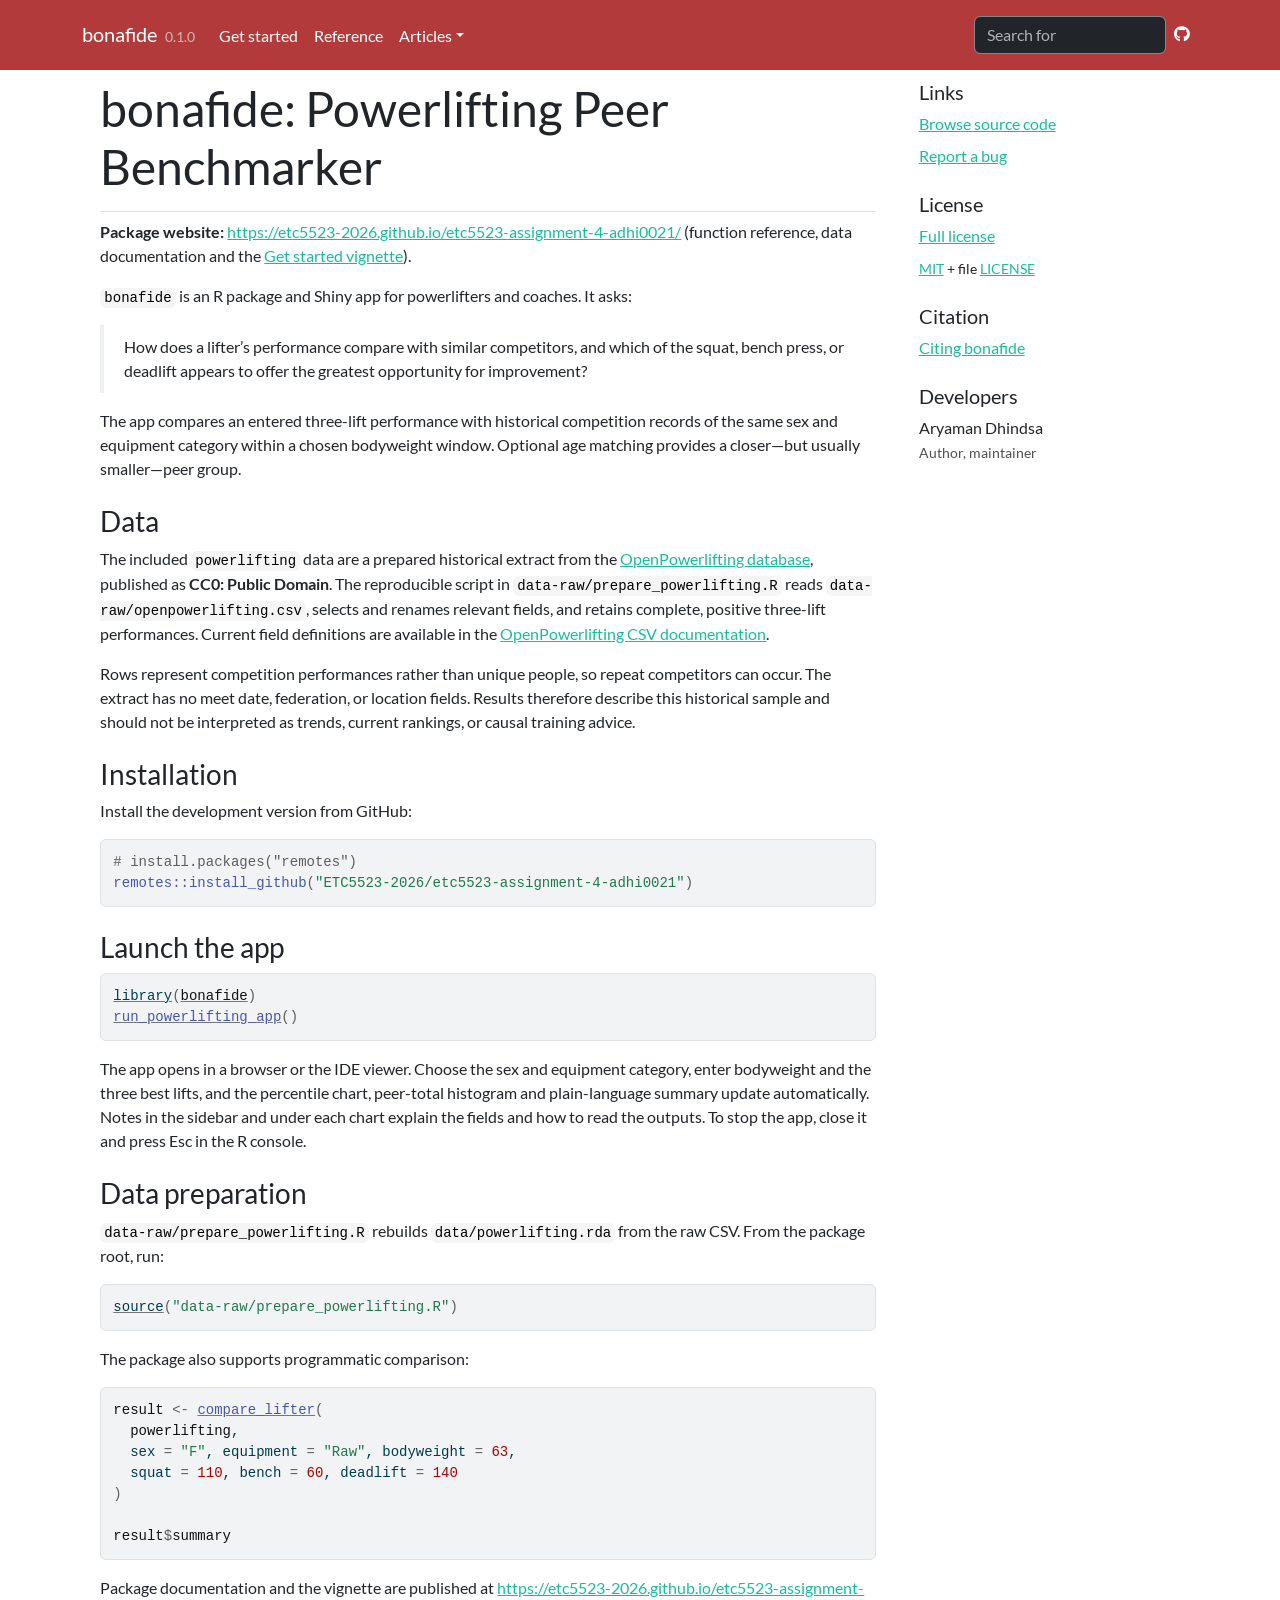
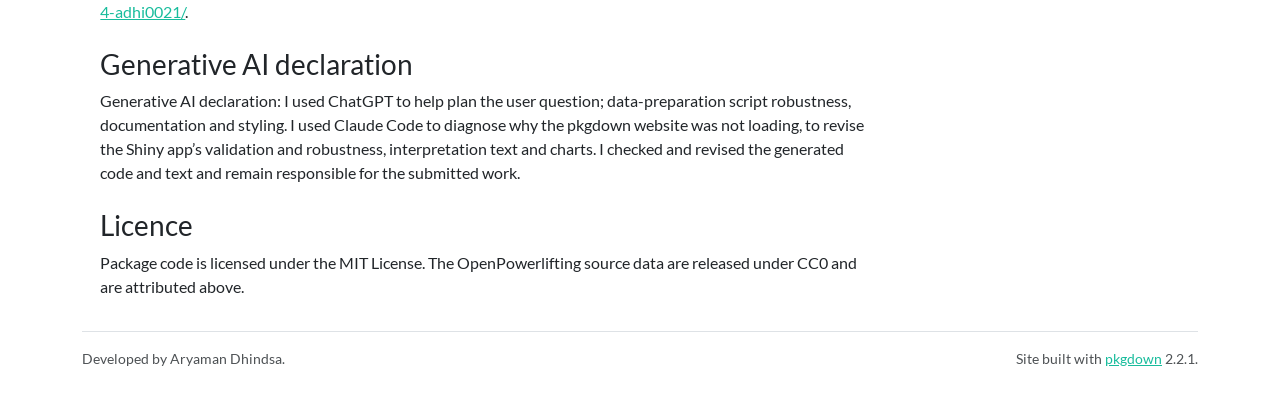
<file: index.html>
<!DOCTYPE html>
<!-- Generated by pkgdown: do not edit by hand --><html lang="en">
<head>
<meta charset="UTF-8">
<meta http-equiv="X-UA-Compatible" content="IE=edge">
<meta name="viewport" content="width=device-width, initial-scale=1, shrink-to-fit=no">
<title>Interactive Powerlifting Performance Benchmarks • bonafide</title>
<script src="deps/jquery-3.6.0/jquery-3.6.0.min.js"></script><meta name="viewport" content="width=device-width, initial-scale=1, shrink-to-fit=no">
<link href="deps/bootstrap-5.3.8/bootstrap.min.css" rel="stylesheet">
<script src="deps/bootstrap-5.3.8/bootstrap.bundle.min.js"></script><link href="deps/font-awesome-6.5.2/css/all.min.css" rel="stylesheet">
<link href="deps/font-awesome-6.5.2/css/v4-shims.min.css" rel="stylesheet">
<script src="deps/headroom-0.11.0/headroom.min.js"></script><script src="deps/headroom-0.11.0/jQuery.headroom.min.js"></script><script src="deps/bootstrap-toc-1.0.1/bootstrap-toc.min.js"></script><script src="deps/clipboard.js-2.0.11/clipboard.min.js"></script><script src="deps/search-1.0.0/autocomplete.jquery.min.js"></script><script src="deps/search-1.0.0/fuse.min.js"></script><script src="deps/search-1.0.0/mark.min.js"></script><!-- pkgdown --><script src="pkgdown.js"></script><meta property="og:title" content="Interactive Powerlifting Performance Benchmarks">
<meta name="description" content="Provides a prepared historical extract of OpenPowerlifting competition results, tools for comparing a three-lift performance with similar competitors, and an interactive Shiny application for exploring lift-specific and total-strength percentiles.">
<meta property="og:description" content="Provides a prepared historical extract of OpenPowerlifting competition results, tools for comparing a three-lift performance with similar competitors, and an interactive Shiny application for exploring lift-specific and total-strength percentiles.">
</head>
<body>
    <a href="#main" class="visually-hidden-focusable">Skip to contents</a>


    <nav class="navbar navbar-expand-lg fixed-top bg-primary" data-bs-theme="dark" aria-label="Site navigation"><div class="container">

    <a class="navbar-brand me-2" href="index.html">bonafide</a>

    <small class="nav-text text-muted me-auto" data-bs-toggle="tooltip" data-bs-placement="bottom" title="">0.1.0</small>


    <button class="navbar-toggler" type="button" data-bs-toggle="collapse" data-bs-target="#navbar" aria-controls="navbar" aria-expanded="false" aria-label="Toggle navigation">
      <span class="navbar-toggler-icon"></span>
    </button>

    <div id="navbar" class="collapse navbar-collapse ms-3">
      <ul class="navbar-nav me-auto">
<li class="nav-item"><a class="nav-link" href="articles/using-bonafide.html">Get started</a></li>
<li class="nav-item"><a class="nav-link" href="reference/index.html">Reference</a></li>
<li class="nav-item dropdown">
  <button class="nav-link dropdown-toggle" type="button" id="dropdown-articles" data-bs-toggle="dropdown" aria-expanded="false" aria-haspopup="true">Articles</button>
  <ul class="dropdown-menu" aria-labelledby="dropdown-articles">
<li><a class="dropdown-item" href="articles/using-bonafide.html">Using the Powerlifting Peer Benchmarker</a></li>
  </ul>
</li>
      </ul>
<ul class="navbar-nav">
<li class="nav-item"><form class="form-inline" role="search">
 <input class="form-control" type="search" name="search-input" id="search-input" autocomplete="off" aria-label="Search site" placeholder="Search for" data-search-index="search.json">
</form></li>
<li class="nav-item"><a class="external-link nav-link" href="https://github.com/ETC5523-2026/etc5523-assignment-4-adhi0021" aria-label="GitHub repository"><span class="fa fab fa-github"></span></a></li>
      </ul>
</div>


  </div>
</nav><div class="container template-home">
<div class="row">
  <main id="main" class="col-md-9"><div class="section level1">
<div class="page-header"><h1 id="bonafide-powerlifting-peer-benchmarker">bonafide: Powerlifting Peer Benchmarker<a class="anchor" aria-label="anchor" href="#bonafide-powerlifting-peer-benchmarker"></a>
</h1></div>
<p><strong>Package website:</strong> <a href="https://etc5523-2026.github.io/etc5523-assignment-4-adhi0021/" class="uri">https://etc5523-2026.github.io/etc5523-assignment-4-adhi0021/</a> (function reference, data documentation and the <a href="https://etc5523-2026.github.io/etc5523-assignment-4-adhi0021/articles/using-bonafide.html">Get started vignette</a>).</p>
<p><code>bonafide</code> is an R package and Shiny app for powerlifters and coaches. It asks:</p>
<blockquote>
<p>How does a lifter’s performance compare with similar competitors, and which of the squat, bench press, or deadlift appears to offer the greatest opportunity for improvement?</p>
</blockquote>
<p>The app compares an entered three-lift performance with historical competition records of the same sex and equipment category within a chosen bodyweight window. Optional age matching provides a closer—but usually smaller—peer group.</p>
<div class="section level2">
<h2 id="data">Data<a class="anchor" aria-label="anchor" href="#data"></a>
</h2>
<p>The included <code>powerlifting</code> data are a prepared historical extract from the <a href="https://www.kaggle.com/open-powerlifting/powerlifting-database" class="external-link">OpenPowerlifting database</a>, published as <strong>CC0: Public Domain</strong>. The reproducible script in <code>data-raw/prepare_powerlifting.R</code> reads <code>data-raw/openpowerlifting.csv</code>, selects and renames relevant fields, and retains complete, positive three-lift performances. Current field definitions are available in the <a href="https://openpowerlifting.gitlab.io/opl-csv/bulk-csv-docs.html" class="external-link">OpenPowerlifting CSV documentation</a>.</p>
<p>Rows represent competition performances rather than unique people, so repeat competitors can occur. The extract has no meet date, federation, or location fields. Results therefore describe this historical sample and should not be interpreted as trends, current rankings, or causal training advice.</p>
</div>
<div class="section level2">
<h2 id="installation">Installation<a class="anchor" aria-label="anchor" href="#installation"></a>
</h2>
<p>Install the development version from GitHub:</p>
<div class="sourceCode" id="cb1"><pre class="downlit sourceCode r">
<code class="sourceCode R"><span><span class="co"># install.packages("remotes")</span></span>
<span><span class="fu">remotes</span><span class="fu">::</span><span class="fu">install_github</span><span class="op">(</span><span class="st">"ETC5523-2026/etc5523-assignment-4-adhi0021"</span><span class="op">)</span></span></code></pre></div>
</div>
<div class="section level2">
<h2 id="launch-the-app">Launch the app<a class="anchor" aria-label="anchor" href="#launch-the-app"></a>
</h2>
<div class="sourceCode" id="cb2"><pre class="downlit sourceCode r">
<code class="sourceCode R"><span><span class="kw"><a href="https://rdrr.io/r/base/library.html" class="external-link">library</a></span><span class="op">(</span><span class="va"><a href="https://etc5523-2026.github.io/etc5523-assignment-4-adhi0021/">bonafide</a></span><span class="op">)</span></span>
<span><span class="fu"><a href="reference/run_powerlifting_app.html">run_powerlifting_app</a></span><span class="op">(</span><span class="op">)</span></span></code></pre></div>
<p>The app opens in a browser or the IDE viewer. Choose the sex and equipment category, enter bodyweight and the three best lifts, and the percentile chart, peer-total histogram and plain-language summary update automatically. Notes in the sidebar and under each chart explain the fields and how to read the outputs. To stop the app, close it and press Esc in the R console.</p>
</div>
<div class="section level2">
<h2 id="data-preparation">Data preparation<a class="anchor" aria-label="anchor" href="#data-preparation"></a>
</h2>
<p><code>data-raw/prepare_powerlifting.R</code> rebuilds <code>data/powerlifting.rda</code> from the raw CSV. From the package root, run:</p>
<div class="sourceCode" id="cb3"><pre class="downlit sourceCode r">
<code class="sourceCode R"><span><span class="kw"><a href="https://rdrr.io/r/base/source.html" class="external-link">source</a></span><span class="op">(</span><span class="st">"data-raw/prepare_powerlifting.R"</span><span class="op">)</span></span></code></pre></div>
<p>The package also supports programmatic comparison:</p>
<div class="sourceCode" id="cb4"><pre class="downlit sourceCode r">
<code class="sourceCode R"><span><span class="va">result</span> <span class="op">&lt;-</span> <span class="fu"><a href="reference/compare_lifter.html">compare_lifter</a></span><span class="op">(</span></span>
<span>  <span class="va">powerlifting</span>,</span>
<span>  sex <span class="op">=</span> <span class="st">"F"</span>, equipment <span class="op">=</span> <span class="st">"Raw"</span>, bodyweight <span class="op">=</span> <span class="fl">63</span>,</span>
<span>  squat <span class="op">=</span> <span class="fl">110</span>, bench <span class="op">=</span> <span class="fl">60</span>, deadlift <span class="op">=</span> <span class="fl">140</span></span>
<span><span class="op">)</span></span>
<span></span>
<span><span class="va">result</span><span class="op">$</span><span class="va">summary</span></span></code></pre></div>
<p>Package documentation and the vignette are published at <a href="https://etc5523-2026.github.io/etc5523-assignment-4-adhi0021/" class="uri">https://etc5523-2026.github.io/etc5523-assignment-4-adhi0021/</a>.</p>
</div>
<div class="section level2">
<h2 id="generative-ai-declaration">Generative AI declaration<a class="anchor" aria-label="anchor" href="#generative-ai-declaration"></a>
</h2>
<p>Generative AI declaration: I used ChatGPT to help plan the user question; data-preparation script robustness, documentation and styling. I used Claude Code to diagnose why the pkgdown website was not loading, to revise the Shiny app’s validation and robustness, interpretation text and charts. I checked and revised the generated code and text and remain responsible for the submitted work.</p>
</div>
<div class="section level2">
<h2 id="licence">Licence<a class="anchor" aria-label="anchor" href="#licence"></a>
</h2>
<p>Package code is licensed under the MIT License. The OpenPowerlifting source data are released under CC0 and are attributed above.</p>
</div>
</div>
  </main><aside class="col-md-3"><div class="links">
<h2 data-toc-skip>Links</h2>
<ul class="list-unstyled">
<li><a href="https://github.com/ETC5523-2026/etc5523-assignment-4-adhi0021/" class="external-link">Browse source code</a></li>
<li><a href="https://github.com/ETC5523-2026/etc5523-assignment-4-adhi0021/issues" class="external-link">Report a bug</a></li>
</ul>
</div>

<div class="license">
<h2 data-toc-skip>License</h2>
<ul class="list-unstyled">
<li><a href="LICENSE.html">Full license</a></li>
<li><small><a href="https://opensource.org/licenses/mit-license.php" class="external-link">MIT</a> + file <a href="LICENSE-text.html">LICENSE</a></small></li>
</ul>
</div>


<div class="citation">
<h2 data-toc-skip>Citation</h2>
<ul class="list-unstyled">
<li><a href="authors.html#citation">Citing bonafide</a></li>
</ul>
</div>

<div class="developers">
<h2 data-toc-skip>Developers</h2>
<ul class="list-unstyled">
<li>Aryaman Dhindsa <br><small class="roles"> Author, maintainer </small>   </li>
</ul>
</div>



  </aside>
</div>


    <footer><div class="pkgdown-footer-left">
  <p>Developed by Aryaman Dhindsa.</p>
</div>

<div class="pkgdown-footer-right">
  <p>Site built with <a href="https://pkgdown.r-lib.org/" class="external-link">pkgdown</a> 2.2.1.</p>
</div>

    </footer>
</div>





  </body>
</html>
</file>
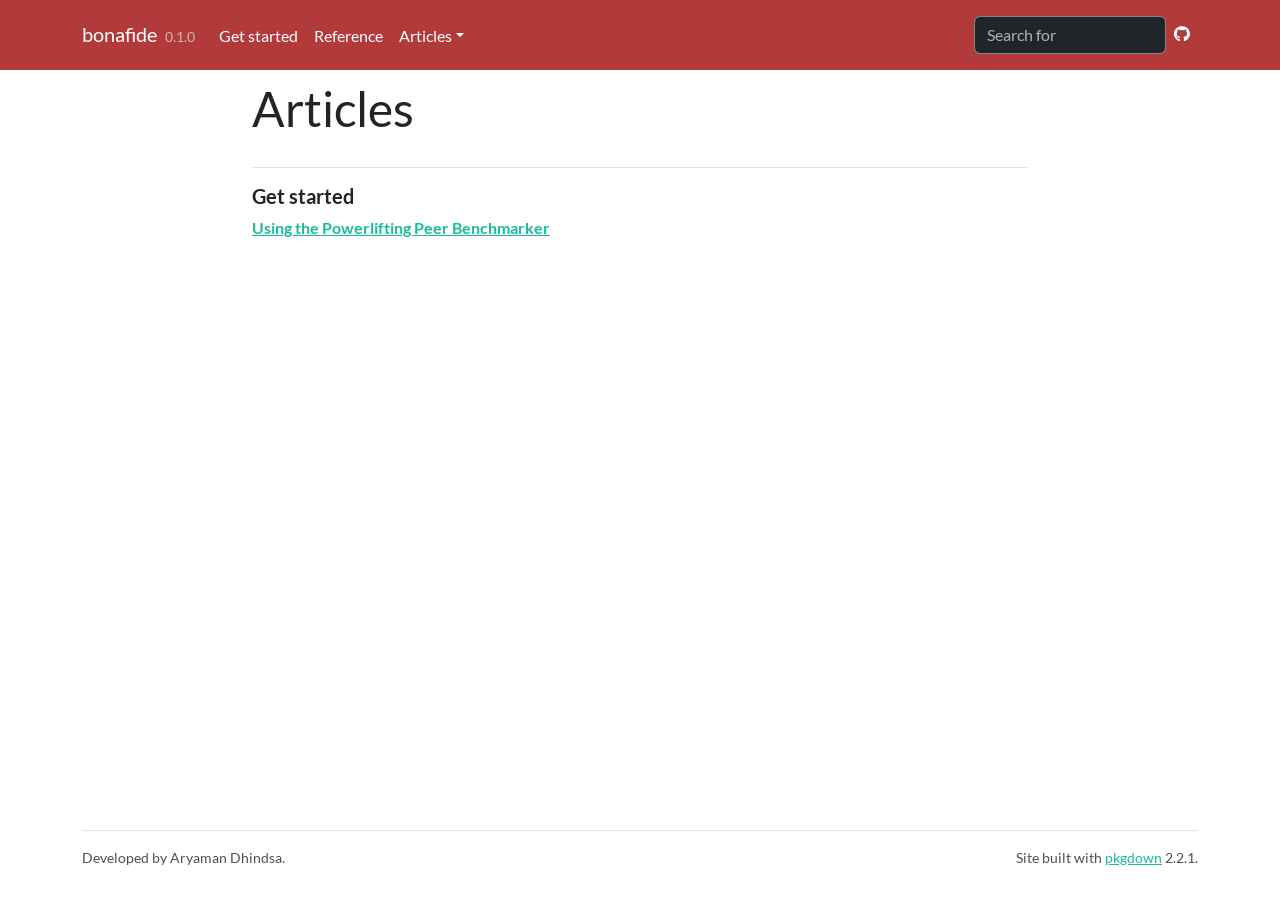
<file: articles/index.html>
<!DOCTYPE html>
<!-- Generated by pkgdown: do not edit by hand --><html lang="en"><head><meta charset="UTF-8"><meta http-equiv="X-UA-Compatible" content="IE=edge"><meta name="viewport" content="width=device-width, initial-scale=1, shrink-to-fit=no"><title>Articles • bonafide</title><script src="../deps/jquery-3.6.0/jquery-3.6.0.min.js"></script><meta name="viewport" content="width=device-width, initial-scale=1, shrink-to-fit=no"><link href="../deps/bootstrap-5.3.8/bootstrap.min.css" rel="stylesheet"><script src="../deps/bootstrap-5.3.8/bootstrap.bundle.min.js"></script><link href="../deps/font-awesome-6.5.2/css/all.min.css" rel="stylesheet"><link href="../deps/font-awesome-6.5.2/css/v4-shims.min.css" rel="stylesheet"><script src="../deps/headroom-0.11.0/headroom.min.js"></script><script src="../deps/headroom-0.11.0/jQuery.headroom.min.js"></script><script src="../deps/bootstrap-toc-1.0.1/bootstrap-toc.min.js"></script><script src="../deps/clipboard.js-2.0.11/clipboard.min.js"></script><script src="../deps/search-1.0.0/autocomplete.jquery.min.js"></script><script src="../deps/search-1.0.0/fuse.min.js"></script><script src="../deps/search-1.0.0/mark.min.js"></script><!-- pkgdown --><script src="../pkgdown.js"></script><meta property="og:title" content="Articles"></head><body>
    <a href="#main" class="visually-hidden-focusable">Skip to contents</a>


    <nav class="navbar navbar-expand-lg fixed-top bg-primary" data-bs-theme="dark" aria-label="Site navigation"><div class="container">

    <a class="navbar-brand me-2" href="../index.html">bonafide</a>

    <small class="nav-text text-muted me-auto" data-bs-toggle="tooltip" data-bs-placement="bottom" title="">0.1.0</small>


    <button class="navbar-toggler" type="button" data-bs-toggle="collapse" data-bs-target="#navbar" aria-controls="navbar" aria-expanded="false" aria-label="Toggle navigation">
      <span class="navbar-toggler-icon"></span>
    </button>

    <div id="navbar" class="collapse navbar-collapse ms-3">
      <ul class="navbar-nav me-auto"><li class="nav-item"><a class="nav-link" href="../articles/using-bonafide.html">Get started</a></li>
<li class="nav-item"><a class="nav-link" href="../reference/index.html">Reference</a></li>
<li class="nav-item dropdown">
  <button class="nav-link dropdown-toggle" type="button" id="dropdown-articles" data-bs-toggle="dropdown" aria-expanded="false" aria-haspopup="true">Articles</button>
  <ul class="dropdown-menu" aria-labelledby="dropdown-articles"><li><a class="dropdown-item" href="../articles/using-bonafide.html">Using the Powerlifting Peer Benchmarker</a></li>
  </ul></li>
      </ul><ul class="navbar-nav"><li class="nav-item"><form class="form-inline" role="search">
 <input class="form-control" type="search" name="search-input" id="search-input" autocomplete="off" aria-label="Search site" placeholder="Search for" data-search-index="../search.json"></form></li>
<li class="nav-item"><a class="external-link nav-link" href="https://github.com/ETC5523-2026/etc5523-assignment-4-adhi0021" aria-label="GitHub repository"><span class="fa fab fa-github"></span></a></li>
      </ul></div>


  </div>
</nav><div class="container template-article-index">
<div class="row">
  <main id="main" class="col-md-9"><div class="page-header">

      <h1>Articles</h1>
    </div>

    <div class="section ">
      <h3>Get started</h3>
      <div class="section-desc"></div>

      <dl><dt><a href="using-bonafide.html">Using the Powerlifting Peer Benchmarker</a></dt>
        <dd>
      </dd></dl></div>
  </main></div>


    <footer><div class="pkgdown-footer-left">
  <p>Developed by Aryaman Dhindsa.</p>
</div>

<div class="pkgdown-footer-right">
  <p>Site built with <a href="https://pkgdown.r-lib.org/" class="external-link">pkgdown</a> 2.2.1.</p>
</div>

    </footer></div>





  </body></html>
</file>
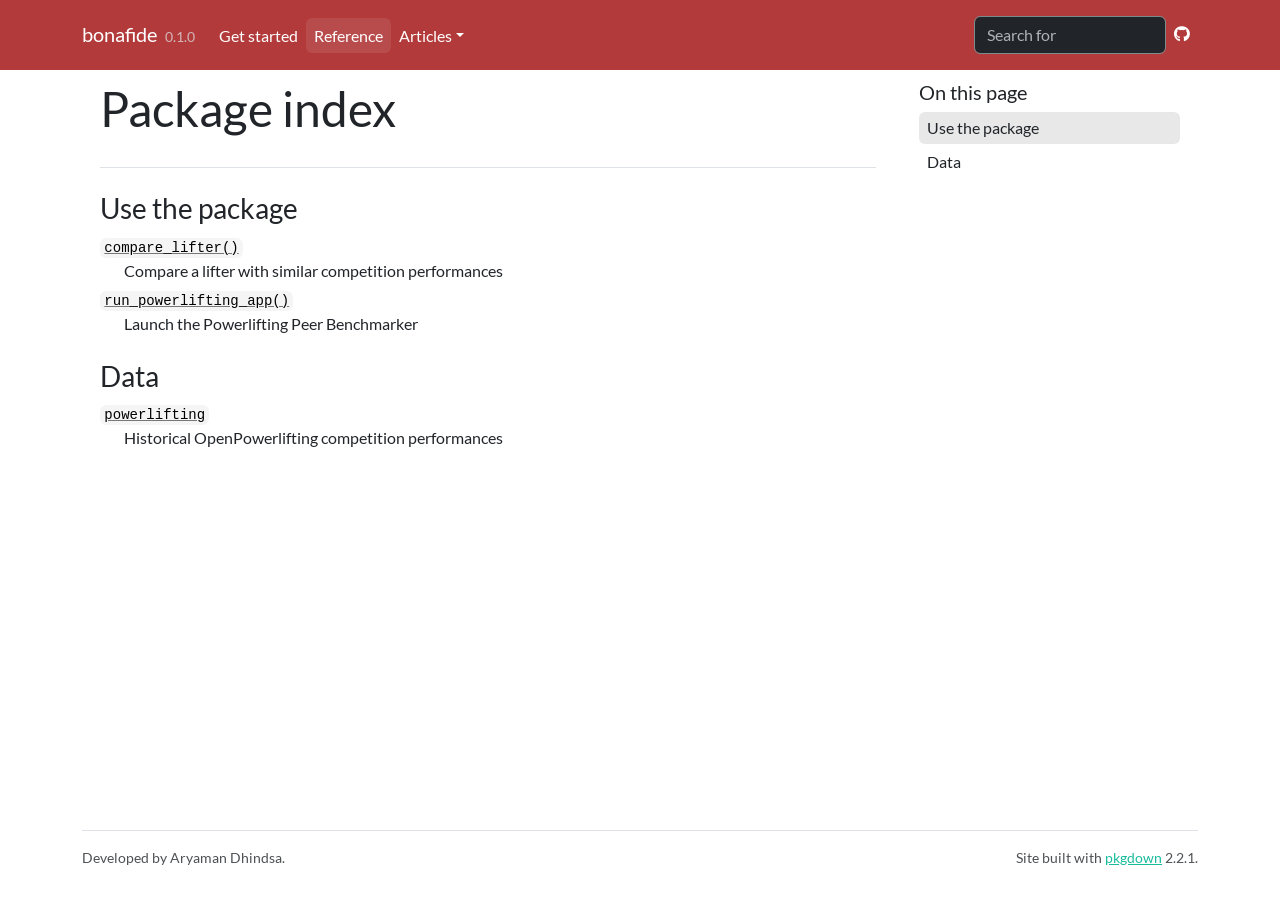
<file: reference/index.html>
<!DOCTYPE html>
<!-- Generated by pkgdown: do not edit by hand --><html lang="en"><head><meta charset="UTF-8"><meta http-equiv="X-UA-Compatible" content="IE=edge"><meta name="viewport" content="width=device-width, initial-scale=1, shrink-to-fit=no"><title>Package index • bonafide</title><script src="../deps/jquery-3.6.0/jquery-3.6.0.min.js"></script><meta name="viewport" content="width=device-width, initial-scale=1, shrink-to-fit=no"><link href="../deps/bootstrap-5.3.8/bootstrap.min.css" rel="stylesheet"><script src="../deps/bootstrap-5.3.8/bootstrap.bundle.min.js"></script><link href="../deps/font-awesome-6.5.2/css/all.min.css" rel="stylesheet"><link href="../deps/font-awesome-6.5.2/css/v4-shims.min.css" rel="stylesheet"><script src="../deps/headroom-0.11.0/headroom.min.js"></script><script src="../deps/headroom-0.11.0/jQuery.headroom.min.js"></script><script src="../deps/bootstrap-toc-1.0.1/bootstrap-toc.min.js"></script><script src="../deps/clipboard.js-2.0.11/clipboard.min.js"></script><script src="../deps/search-1.0.0/autocomplete.jquery.min.js"></script><script src="../deps/search-1.0.0/fuse.min.js"></script><script src="../deps/search-1.0.0/mark.min.js"></script><!-- pkgdown --><script src="../pkgdown.js"></script><meta property="og:title" content="Package index"></head><body>
    <a href="#main" class="visually-hidden-focusable">Skip to contents</a>


    <nav class="navbar navbar-expand-lg fixed-top bg-primary" data-bs-theme="dark" aria-label="Site navigation"><div class="container">

    <a class="navbar-brand me-2" href="../index.html">bonafide</a>

    <small class="nav-text text-muted me-auto" data-bs-toggle="tooltip" data-bs-placement="bottom" title="">0.1.0</small>


    <button class="navbar-toggler" type="button" data-bs-toggle="collapse" data-bs-target="#navbar" aria-controls="navbar" aria-expanded="false" aria-label="Toggle navigation">
      <span class="navbar-toggler-icon"></span>
    </button>

    <div id="navbar" class="collapse navbar-collapse ms-3">
      <ul class="navbar-nav me-auto"><li class="nav-item"><a class="nav-link" href="../articles/using-bonafide.html">Get started</a></li>
<li class="active nav-item"><a class="nav-link" href="../reference/index.html">Reference</a></li>
<li class="nav-item dropdown">
  <button class="nav-link dropdown-toggle" type="button" id="dropdown-articles" data-bs-toggle="dropdown" aria-expanded="false" aria-haspopup="true">Articles</button>
  <ul class="dropdown-menu" aria-labelledby="dropdown-articles"><li><a class="dropdown-item" href="../articles/using-bonafide.html">Using the Powerlifting Peer Benchmarker</a></li>
  </ul></li>
      </ul><ul class="navbar-nav"><li class="nav-item"><form class="form-inline" role="search">
 <input class="form-control" type="search" name="search-input" id="search-input" autocomplete="off" aria-label="Search site" placeholder="Search for" data-search-index="../search.json"></form></li>
<li class="nav-item"><a class="external-link nav-link" href="https://github.com/ETC5523-2026/etc5523-assignment-4-adhi0021" aria-label="GitHub repository"><span class="fa fab fa-github"></span></a></li>
      </ul></div>


  </div>
</nav><div class="container template-reference-index">
<div class="row">
  <main id="main" class="col-md-9"><div class="page-header">

      <h1>Package index</h1>
    </div>

    <div class="section level2">
      <h2 id="use-the-package">Use the package<a class="anchor" aria-label="anchor" href="#use-the-package"></a></h2>



      <dl></dl></div><div class="section level2">




      <dl><dt>

          <code><a href="compare_lifter.html">compare_lifter()</a></code>

        </dt>
        <dd>Compare a lifter with similar competition performances</dd>

        <dt>

          <code><a href="run_powerlifting_app.html">run_powerlifting_app()</a></code>

        </dt>
        <dd>Launch the Powerlifting Peer Benchmarker</dd>
      </dl></div><div class="section level2">
      <h2 id="data">Data<a class="anchor" aria-label="anchor" href="#data"></a></h2>



      <dl></dl></div><div class="section level2">




      <dl><dt>

          <code><a href="powerlifting.html">powerlifting</a></code>

        </dt>
        <dd>Historical OpenPowerlifting competition performances</dd>
      </dl></div>
  </main><aside class="col-md-3"><nav id="toc" aria-label="Table of contents"><h2>On this page</h2>
    </nav></aside></div>


    <footer><div class="pkgdown-footer-left">
  <p>Developed by Aryaman Dhindsa.</p>
</div>

<div class="pkgdown-footer-right">
  <p>Site built with <a href="https://pkgdown.r-lib.org/" class="external-link">pkgdown</a> 2.2.1.</p>
</div>

    </footer></div>





  </body></html>
</file>
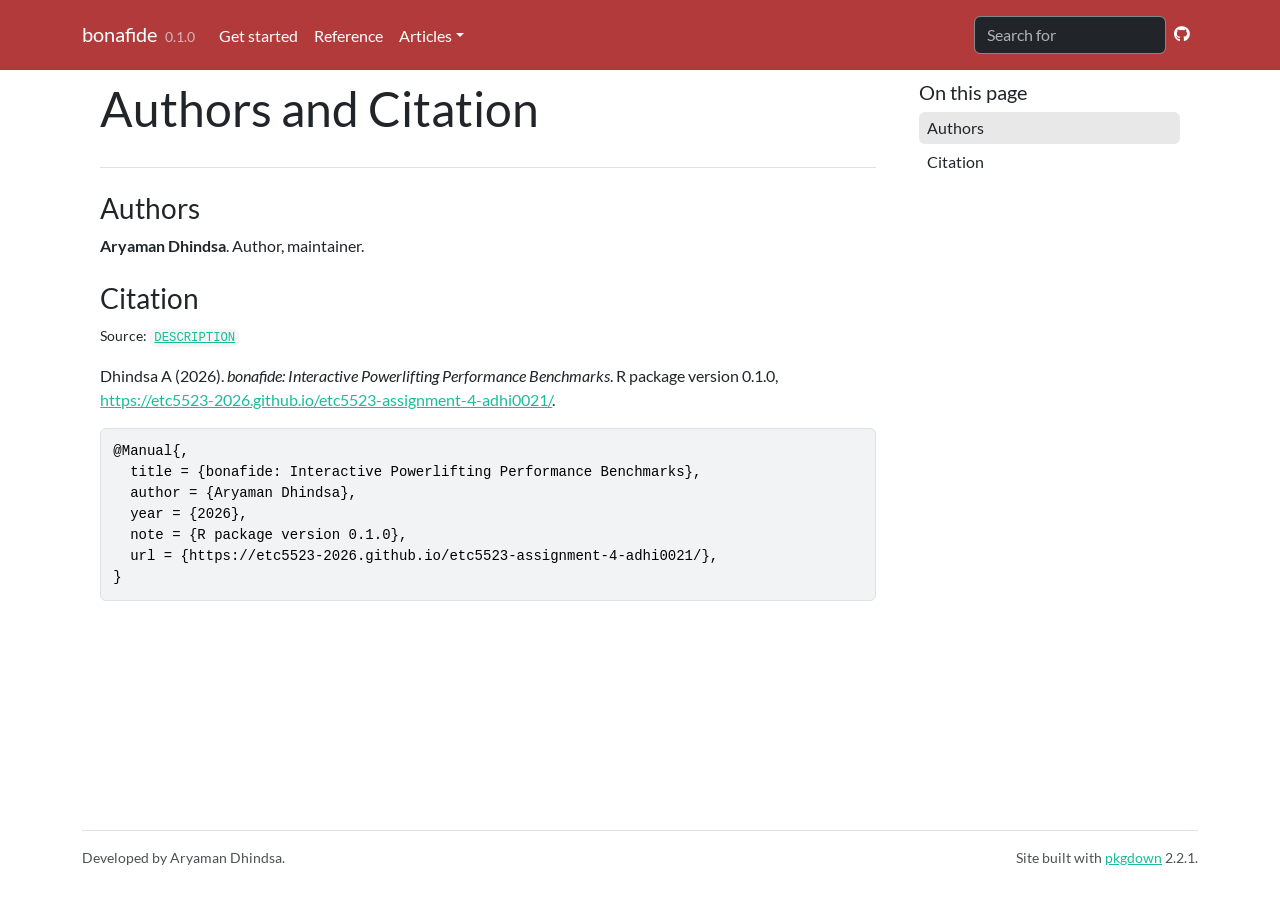
<file: authors.html>
<!DOCTYPE html>
<!-- Generated by pkgdown: do not edit by hand --><html lang="en"><head><meta charset="UTF-8"><meta http-equiv="X-UA-Compatible" content="IE=edge"><meta name="viewport" content="width=device-width, initial-scale=1, shrink-to-fit=no"><title>Authors and Citation • bonafide</title><script src="deps/jquery-3.6.0/jquery-3.6.0.min.js"></script><meta name="viewport" content="width=device-width, initial-scale=1, shrink-to-fit=no"><link href="deps/bootstrap-5.3.8/bootstrap.min.css" rel="stylesheet"><script src="deps/bootstrap-5.3.8/bootstrap.bundle.min.js"></script><link href="deps/font-awesome-6.5.2/css/all.min.css" rel="stylesheet"><link href="deps/font-awesome-6.5.2/css/v4-shims.min.css" rel="stylesheet"><script src="deps/headroom-0.11.0/headroom.min.js"></script><script src="deps/headroom-0.11.0/jQuery.headroom.min.js"></script><script src="deps/bootstrap-toc-1.0.1/bootstrap-toc.min.js"></script><script src="deps/clipboard.js-2.0.11/clipboard.min.js"></script><script src="deps/search-1.0.0/autocomplete.jquery.min.js"></script><script src="deps/search-1.0.0/fuse.min.js"></script><script src="deps/search-1.0.0/mark.min.js"></script><!-- pkgdown --><script src="pkgdown.js"></script><meta property="og:title" content="Authors and Citation"></head><body>
    <a href="#main" class="visually-hidden-focusable">Skip to contents</a>


    <nav class="navbar navbar-expand-lg fixed-top bg-primary" data-bs-theme="dark" aria-label="Site navigation"><div class="container">

    <a class="navbar-brand me-2" href="index.html">bonafide</a>

    <small class="nav-text text-muted me-auto" data-bs-toggle="tooltip" data-bs-placement="bottom" title="">0.1.0</small>


    <button class="navbar-toggler" type="button" data-bs-toggle="collapse" data-bs-target="#navbar" aria-controls="navbar" aria-expanded="false" aria-label="Toggle navigation">
      <span class="navbar-toggler-icon"></span>
    </button>

    <div id="navbar" class="collapse navbar-collapse ms-3">
      <ul class="navbar-nav me-auto"><li class="nav-item"><a class="nav-link" href="articles/using-bonafide.html">Get started</a></li>
<li class="nav-item"><a class="nav-link" href="reference/index.html">Reference</a></li>
<li class="nav-item dropdown">
  <button class="nav-link dropdown-toggle" type="button" id="dropdown-articles" data-bs-toggle="dropdown" aria-expanded="false" aria-haspopup="true">Articles</button>
  <ul class="dropdown-menu" aria-labelledby="dropdown-articles"><li><a class="dropdown-item" href="articles/using-bonafide.html">Using the Powerlifting Peer Benchmarker</a></li>
  </ul></li>
      </ul><ul class="navbar-nav"><li class="nav-item"><form class="form-inline" role="search">
 <input class="form-control" type="search" name="search-input" id="search-input" autocomplete="off" aria-label="Search site" placeholder="Search for" data-search-index="search.json"></form></li>
<li class="nav-item"><a class="external-link nav-link" href="https://github.com/ETC5523-2026/etc5523-assignment-4-adhi0021" aria-label="GitHub repository"><span class="fa fab fa-github"></span></a></li>
      </ul></div>


  </div>
</nav><div class="container template-citation-authors">
<div class="row">
  <main id="main" class="col-md-9"><div class="page-header">

      <h1>Authors and Citation</h1>
    </div>

    <div class="section level2">
      <h2>Authors</h2>

      <ul class="list-unstyled"><li>
          <p><strong>Aryaman Dhindsa</strong>. Author, maintainer.
          </p>
        </li>
      </ul></div>

    <div class="section level2">
      <h2 id="citation">Citation</h2>
      <p><small class="dont-index">Source: <a href="https://github.com/ETC5523-2026/etc5523-assignment-4-adhi0021/blob/main/DESCRIPTION" class="external-link"><code>DESCRIPTION</code></a></small></p>

      <p>Dhindsa A (2026).
<em>bonafide: Interactive Powerlifting Performance Benchmarks</em>.
R package version 0.1.0, <a href="https://etc5523-2026.github.io/etc5523-assignment-4-adhi0021/">https://etc5523-2026.github.io/etc5523-assignment-4-adhi0021/</a>.
</p>
      <pre>@Manual{,
  title = {bonafide: Interactive Powerlifting Performance Benchmarks},
  author = {Aryaman Dhindsa},
  year = {2026},
  note = {R package version 0.1.0},
  url = {https://etc5523-2026.github.io/etc5523-assignment-4-adhi0021/},
}</pre>
    </div>

  </main><aside class="col-md-3"><nav id="toc" aria-label="Table of contents"><h2>On this page</h2>
    </nav></aside></div>


    <footer><div class="pkgdown-footer-left">
  <p>Developed by Aryaman Dhindsa.</p>
</div>

<div class="pkgdown-footer-right">
  <p>Site built with <a href="https://pkgdown.r-lib.org/" class="external-link">pkgdown</a> 2.2.1.</p>
</div>

    </footer></div>





  </body></html>
</file>
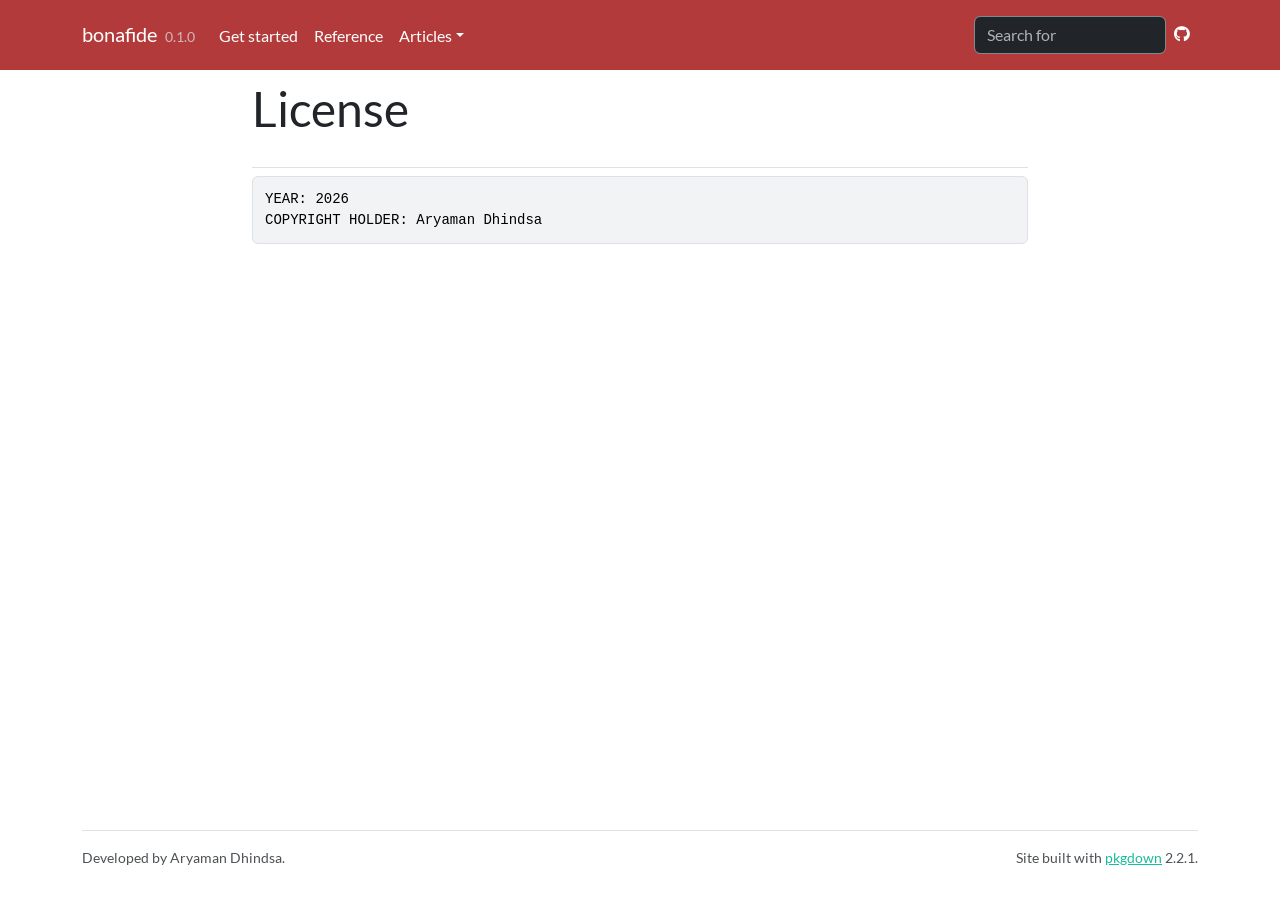
<file: LICENSE-text.html>
<!DOCTYPE html>
<!-- Generated by pkgdown: do not edit by hand --><html lang="en"><head><meta charset="UTF-8"><meta http-equiv="X-UA-Compatible" content="IE=edge"><meta name="viewport" content="width=device-width, initial-scale=1, shrink-to-fit=no"><title>License • bonafide</title><script src="deps/jquery-3.6.0/jquery-3.6.0.min.js"></script><meta name="viewport" content="width=device-width, initial-scale=1, shrink-to-fit=no"><link href="deps/bootstrap-5.3.8/bootstrap.min.css" rel="stylesheet"><script src="deps/bootstrap-5.3.8/bootstrap.bundle.min.js"></script><link href="deps/font-awesome-6.5.2/css/all.min.css" rel="stylesheet"><link href="deps/font-awesome-6.5.2/css/v4-shims.min.css" rel="stylesheet"><script src="deps/headroom-0.11.0/headroom.min.js"></script><script src="deps/headroom-0.11.0/jQuery.headroom.min.js"></script><script src="deps/bootstrap-toc-1.0.1/bootstrap-toc.min.js"></script><script src="deps/clipboard.js-2.0.11/clipboard.min.js"></script><script src="deps/search-1.0.0/autocomplete.jquery.min.js"></script><script src="deps/search-1.0.0/fuse.min.js"></script><script src="deps/search-1.0.0/mark.min.js"></script><!-- pkgdown --><script src="pkgdown.js"></script><meta property="og:title" content="License"></head><body>
    <a href="#main" class="visually-hidden-focusable">Skip to contents</a>


    <nav class="navbar navbar-expand-lg fixed-top bg-primary" data-bs-theme="dark" aria-label="Site navigation"><div class="container">

    <a class="navbar-brand me-2" href="index.html">bonafide</a>

    <small class="nav-text text-muted me-auto" data-bs-toggle="tooltip" data-bs-placement="bottom" title="">0.1.0</small>


    <button class="navbar-toggler" type="button" data-bs-toggle="collapse" data-bs-target="#navbar" aria-controls="navbar" aria-expanded="false" aria-label="Toggle navigation">
      <span class="navbar-toggler-icon"></span>
    </button>

    <div id="navbar" class="collapse navbar-collapse ms-3">
      <ul class="navbar-nav me-auto"><li class="nav-item"><a class="nav-link" href="articles/using-bonafide.html">Get started</a></li>
<li class="nav-item"><a class="nav-link" href="reference/index.html">Reference</a></li>
<li class="nav-item dropdown">
  <button class="nav-link dropdown-toggle" type="button" id="dropdown-articles" data-bs-toggle="dropdown" aria-expanded="false" aria-haspopup="true">Articles</button>
  <ul class="dropdown-menu" aria-labelledby="dropdown-articles"><li><a class="dropdown-item" href="articles/using-bonafide.html">Using the Powerlifting Peer Benchmarker</a></li>
  </ul></li>
      </ul><ul class="navbar-nav"><li class="nav-item"><form class="form-inline" role="search">
 <input class="form-control" type="search" name="search-input" id="search-input" autocomplete="off" aria-label="Search site" placeholder="Search for" data-search-index="search.json"></form></li>
<li class="nav-item"><a class="external-link nav-link" href="https://github.com/ETC5523-2026/etc5523-assignment-4-adhi0021" aria-label="GitHub repository"><span class="fa fab fa-github"></span></a></li>
      </ul></div>


  </div>
</nav><div class="container template-title-body">
<div class="row">
  <main id="main" class="col-md-9"><div class="page-header">

      <h1>License</h1>

    </div>

<pre>YEAR: 2026
COPYRIGHT HOLDER: Aryaman Dhindsa
</pre>

  </main></div>


    <footer><div class="pkgdown-footer-left">
  <p>Developed by Aryaman Dhindsa.</p>
</div>

<div class="pkgdown-footer-right">
  <p>Site built with <a href="https://pkgdown.r-lib.org/" class="external-link">pkgdown</a> 2.2.1.</p>
</div>

    </footer></div>





  </body></html>
</file>
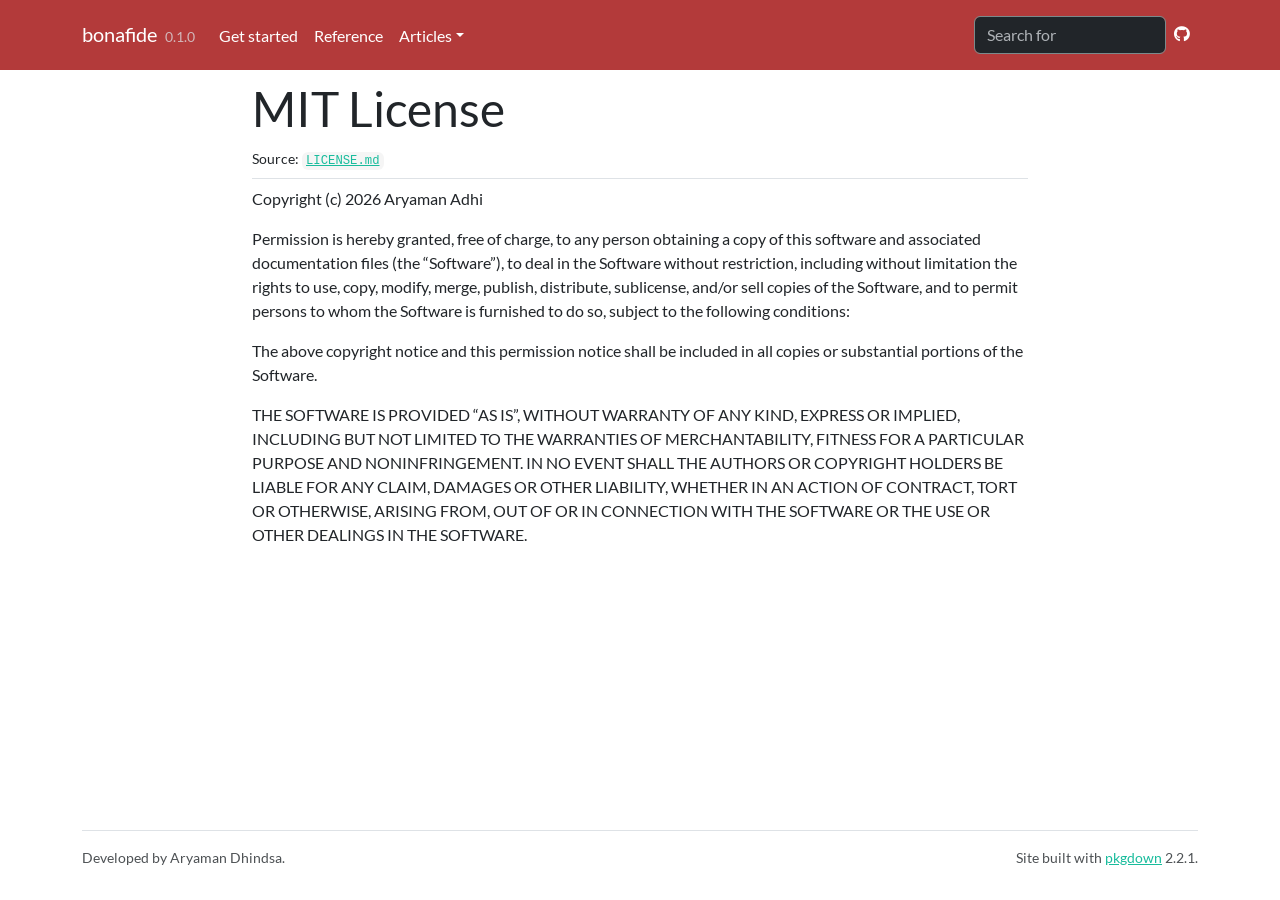
<file: LICENSE.html>
<!DOCTYPE html>
<!-- Generated by pkgdown: do not edit by hand --><html lang="en"><head><meta charset="UTF-8"><meta http-equiv="X-UA-Compatible" content="IE=edge"><meta name="viewport" content="width=device-width, initial-scale=1, shrink-to-fit=no"><title>MIT License • bonafide</title><script src="deps/jquery-3.6.0/jquery-3.6.0.min.js"></script><meta name="viewport" content="width=device-width, initial-scale=1, shrink-to-fit=no"><link href="deps/bootstrap-5.3.8/bootstrap.min.css" rel="stylesheet"><script src="deps/bootstrap-5.3.8/bootstrap.bundle.min.js"></script><link href="deps/font-awesome-6.5.2/css/all.min.css" rel="stylesheet"><link href="deps/font-awesome-6.5.2/css/v4-shims.min.css" rel="stylesheet"><script src="deps/headroom-0.11.0/headroom.min.js"></script><script src="deps/headroom-0.11.0/jQuery.headroom.min.js"></script><script src="deps/bootstrap-toc-1.0.1/bootstrap-toc.min.js"></script><script src="deps/clipboard.js-2.0.11/clipboard.min.js"></script><script src="deps/search-1.0.0/autocomplete.jquery.min.js"></script><script src="deps/search-1.0.0/fuse.min.js"></script><script src="deps/search-1.0.0/mark.min.js"></script><!-- pkgdown --><script src="pkgdown.js"></script><meta property="og:title" content="MIT License"></head><body>
    <a href="#main" class="visually-hidden-focusable">Skip to contents</a>


    <nav class="navbar navbar-expand-lg fixed-top bg-primary" data-bs-theme="dark" aria-label="Site navigation"><div class="container">

    <a class="navbar-brand me-2" href="index.html">bonafide</a>

    <small class="nav-text text-muted me-auto" data-bs-toggle="tooltip" data-bs-placement="bottom" title="">0.1.0</small>


    <button class="navbar-toggler" type="button" data-bs-toggle="collapse" data-bs-target="#navbar" aria-controls="navbar" aria-expanded="false" aria-label="Toggle navigation">
      <span class="navbar-toggler-icon"></span>
    </button>

    <div id="navbar" class="collapse navbar-collapse ms-3">
      <ul class="navbar-nav me-auto"><li class="nav-item"><a class="nav-link" href="articles/using-bonafide.html">Get started</a></li>
<li class="nav-item"><a class="nav-link" href="reference/index.html">Reference</a></li>
<li class="nav-item dropdown">
  <button class="nav-link dropdown-toggle" type="button" id="dropdown-articles" data-bs-toggle="dropdown" aria-expanded="false" aria-haspopup="true">Articles</button>
  <ul class="dropdown-menu" aria-labelledby="dropdown-articles"><li><a class="dropdown-item" href="articles/using-bonafide.html">Using the Powerlifting Peer Benchmarker</a></li>
  </ul></li>
      </ul><ul class="navbar-nav"><li class="nav-item"><form class="form-inline" role="search">
 <input class="form-control" type="search" name="search-input" id="search-input" autocomplete="off" aria-label="Search site" placeholder="Search for" data-search-index="search.json"></form></li>
<li class="nav-item"><a class="external-link nav-link" href="https://github.com/ETC5523-2026/etc5523-assignment-4-adhi0021" aria-label="GitHub repository"><span class="fa fab fa-github"></span></a></li>
      </ul></div>


  </div>
</nav><div class="container template-title-body">
<div class="row">
  <main id="main" class="col-md-9"><div class="page-header">

      <h1>MIT License</h1>
      <small class="dont-index">Source: <a href="https://github.com/ETC5523-2026/etc5523-assignment-4-adhi0021/blob/main/LICENSE.md" class="external-link"><code>LICENSE.md</code></a></small>
    </div>

<div id="mit-license" class="section level1">

<p>Copyright (c) 2026 Aryaman Adhi</p>
<p>Permission is hereby granted, free of charge, to any person obtaining a copy of this software and associated documentation files (the “Software”), to deal in the Software without restriction, including without limitation the rights to use, copy, modify, merge, publish, distribute, sublicense, and/or sell copies of the Software, and to permit persons to whom the Software is furnished to do so, subject to the following conditions:</p>
<p>The above copyright notice and this permission notice shall be included in all copies or substantial portions of the Software.</p>
<p>THE SOFTWARE IS PROVIDED “AS IS”, WITHOUT WARRANTY OF ANY KIND, EXPRESS OR IMPLIED, INCLUDING BUT NOT LIMITED TO THE WARRANTIES OF MERCHANTABILITY, FITNESS FOR A PARTICULAR PURPOSE AND NONINFRINGEMENT. IN NO EVENT SHALL THE AUTHORS OR COPYRIGHT HOLDERS BE LIABLE FOR ANY CLAIM, DAMAGES OR OTHER LIABILITY, WHETHER IN AN ACTION OF CONTRACT, TORT OR OTHERWISE, ARISING FROM, OUT OF OR IN CONNECTION WITH THE SOFTWARE OR THE USE OR OTHER DEALINGS IN THE SOFTWARE.</p>
</div>

  </main></div>


    <footer><div class="pkgdown-footer-left">
  <p>Developed by Aryaman Dhindsa.</p>
</div>

<div class="pkgdown-footer-right">
  <p>Site built with <a href="https://pkgdown.r-lib.org/" class="external-link">pkgdown</a> 2.2.1.</p>
</div>

    </footer></div>





  </body></html>
</file>
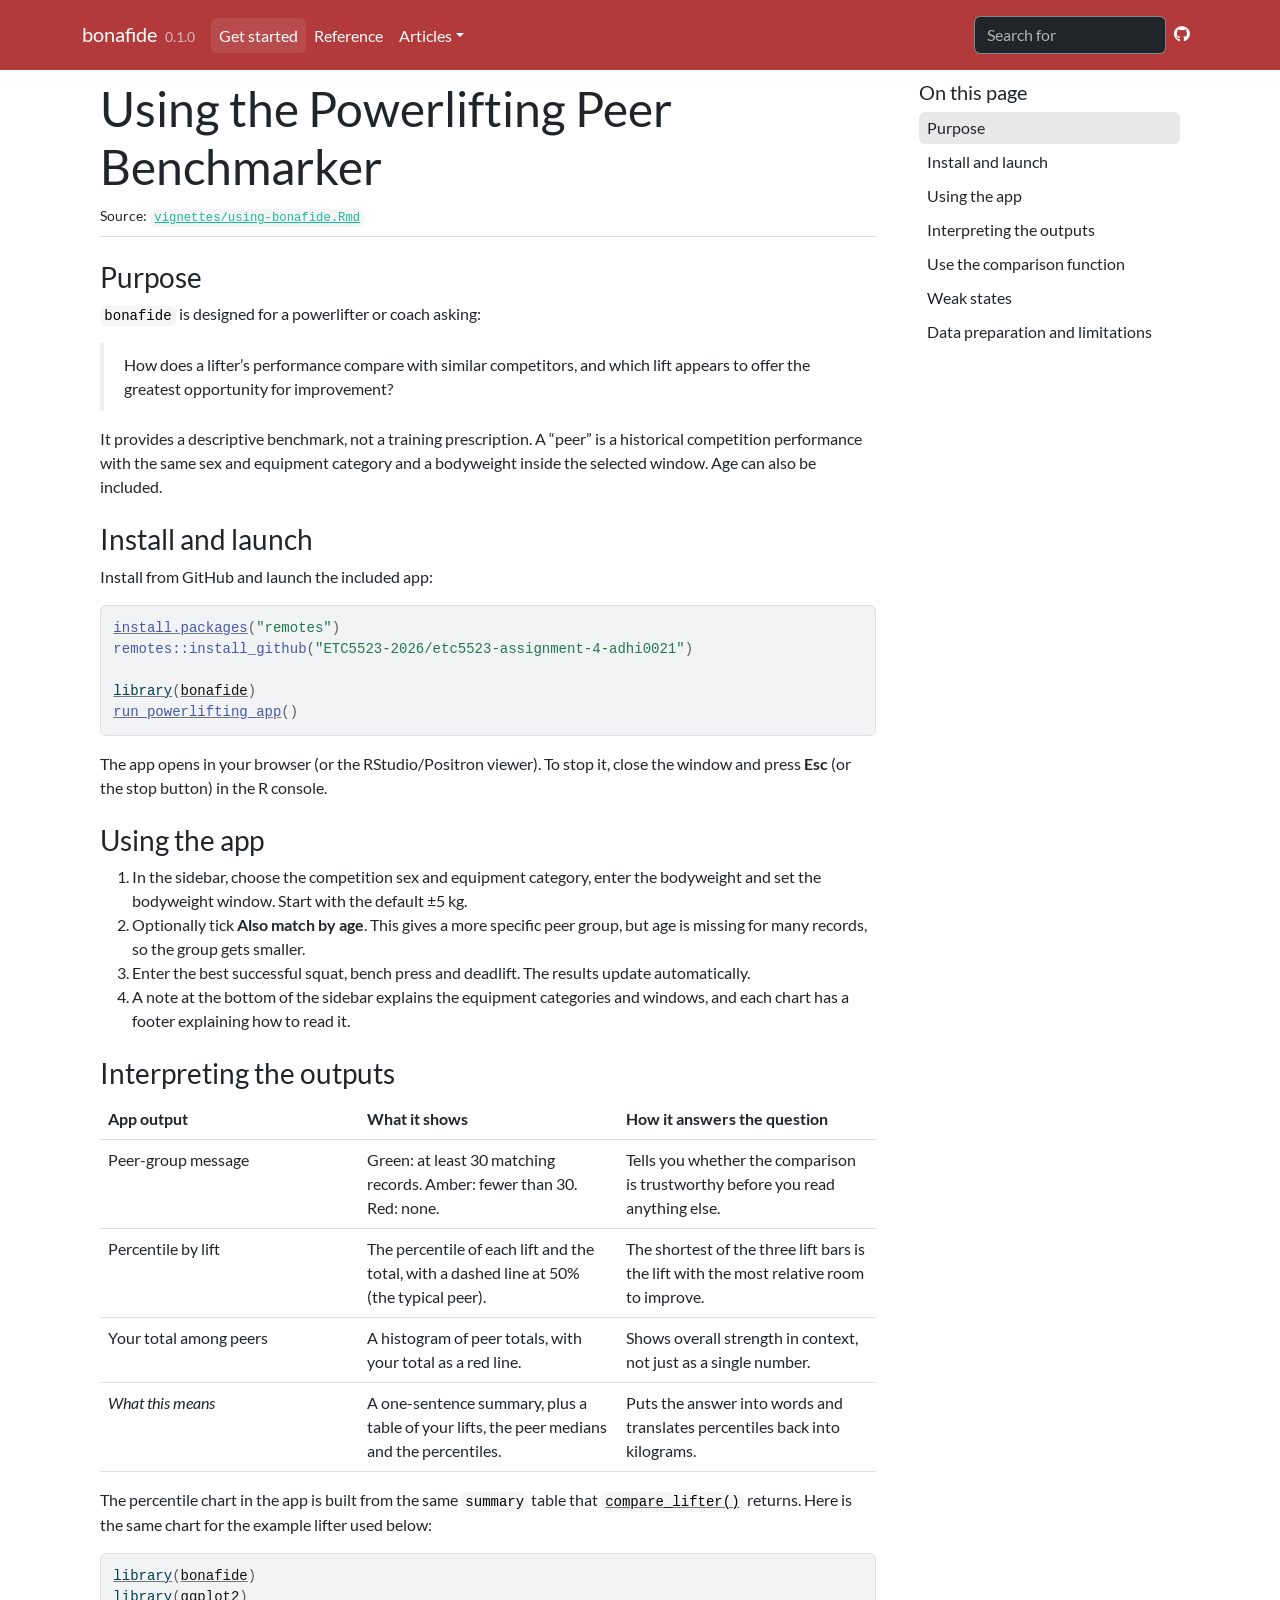
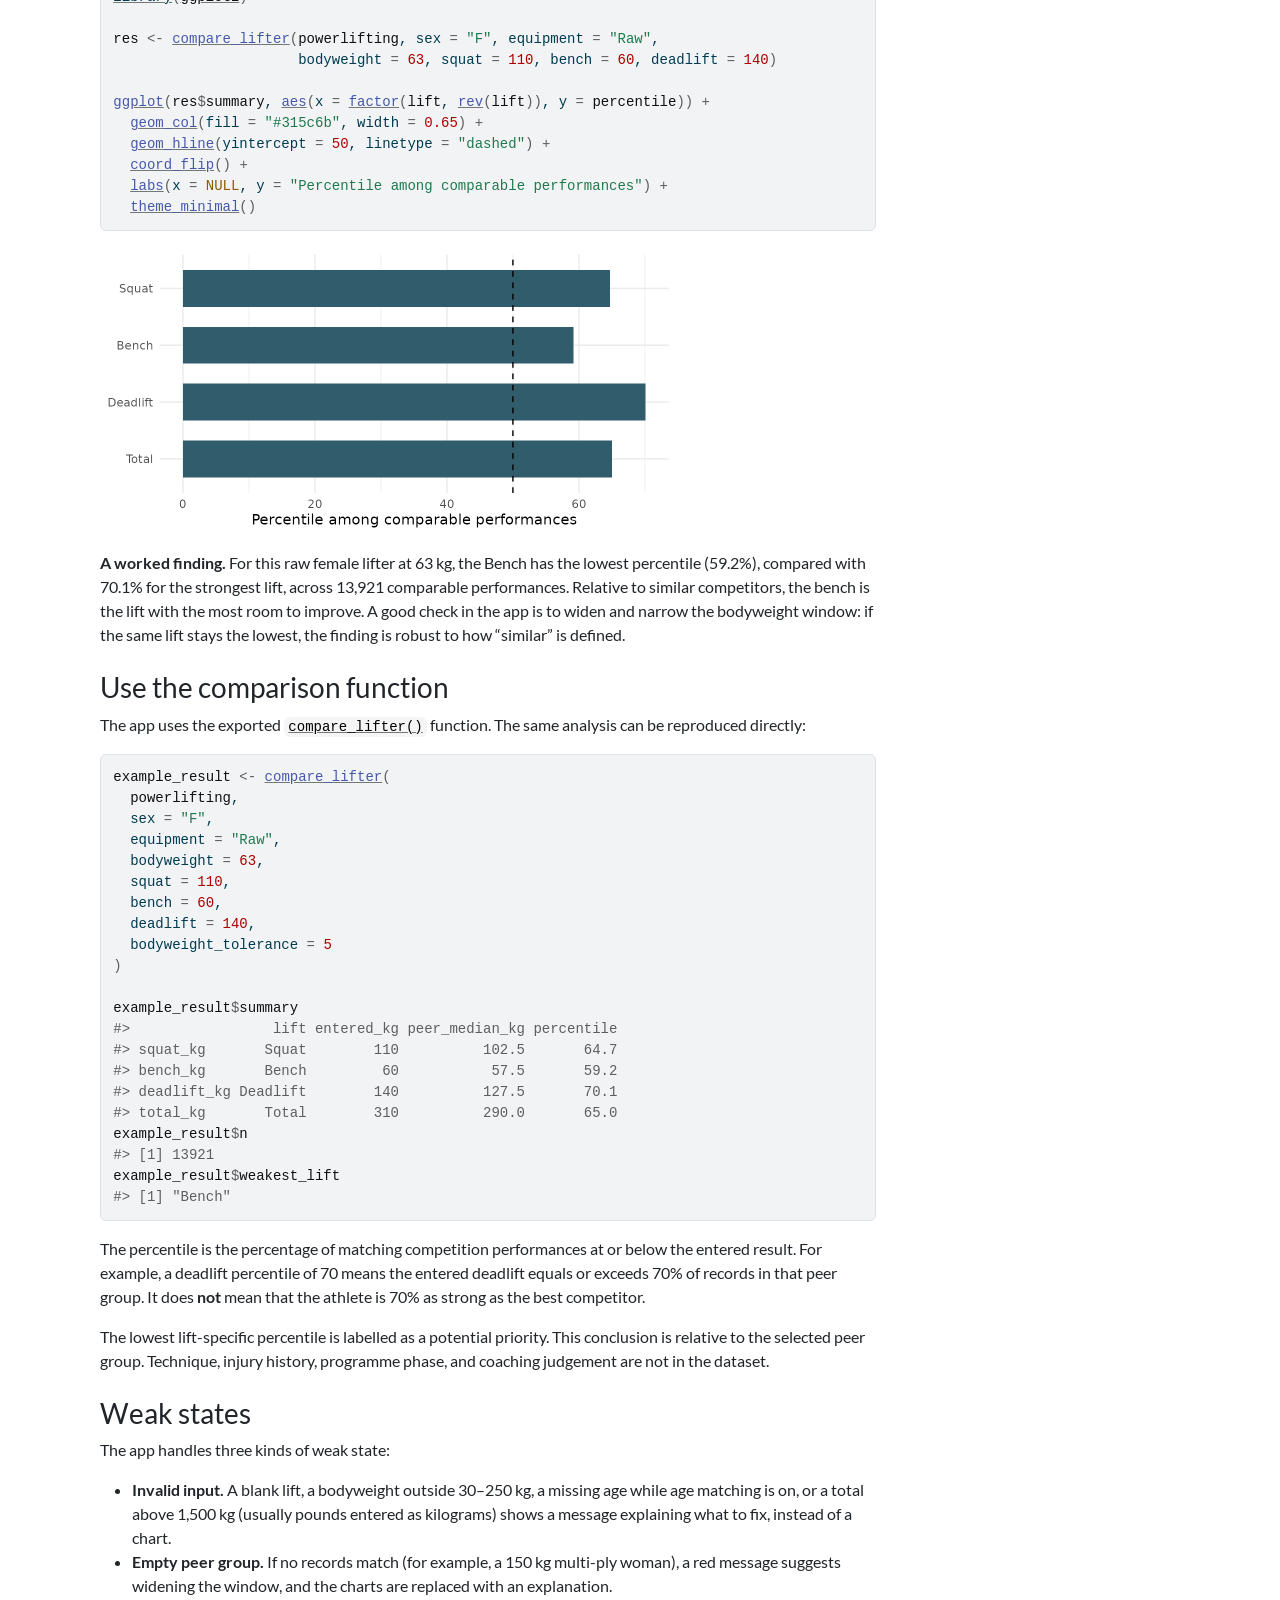
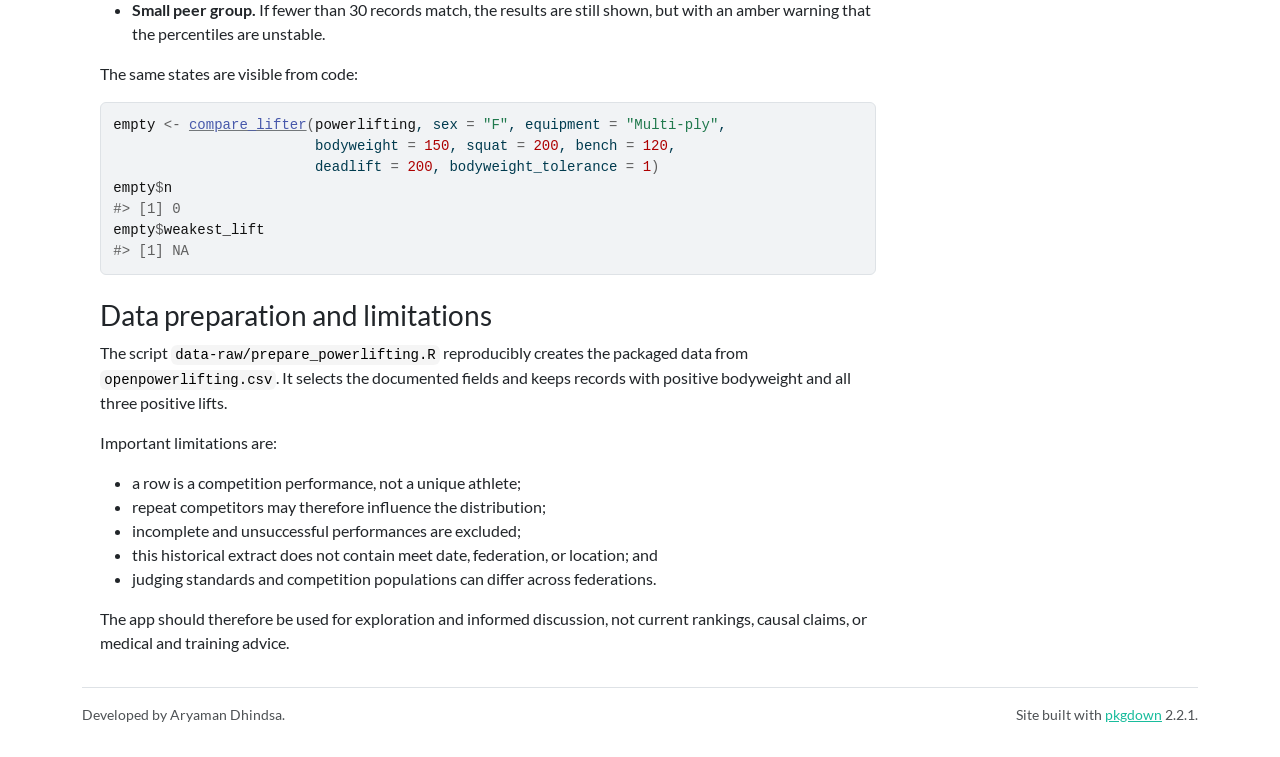
<file: articles/using-bonafide.html>
<!DOCTYPE html>
<!-- Generated by pkgdown: do not edit by hand --><html lang="en">
<head>
<meta charset="UTF-8">
<meta http-equiv="X-UA-Compatible" content="IE=edge">
<meta name="viewport" content="width=device-width, initial-scale=1, shrink-to-fit=no">
<title>Using the Powerlifting Peer Benchmarker • bonafide</title>
<script src="../deps/jquery-3.6.0/jquery-3.6.0.min.js"></script><meta name="viewport" content="width=device-width, initial-scale=1, shrink-to-fit=no">
<link href="../deps/bootstrap-5.3.8/bootstrap.min.css" rel="stylesheet">
<script src="../deps/bootstrap-5.3.8/bootstrap.bundle.min.js"></script><link href="../deps/font-awesome-6.5.2/css/all.min.css" rel="stylesheet">
<link href="../deps/font-awesome-6.5.2/css/v4-shims.min.css" rel="stylesheet">
<script src="../deps/headroom-0.11.0/headroom.min.js"></script><script src="../deps/headroom-0.11.0/jQuery.headroom.min.js"></script><script src="../deps/bootstrap-toc-1.0.1/bootstrap-toc.min.js"></script><script src="../deps/clipboard.js-2.0.11/clipboard.min.js"></script><script src="../deps/search-1.0.0/autocomplete.jquery.min.js"></script><script src="../deps/search-1.0.0/fuse.min.js"></script><script src="../deps/search-1.0.0/mark.min.js"></script><!-- pkgdown --><script src="../pkgdown.js"></script><meta property="og:title" content="Using the Powerlifting Peer Benchmarker">
</head>
<body>
    <a href="#main" class="visually-hidden-focusable">Skip to contents</a>


    <nav class="navbar navbar-expand-lg fixed-top bg-primary" data-bs-theme="dark" aria-label="Site navigation"><div class="container">

    <a class="navbar-brand me-2" href="../index.html">bonafide</a>

    <small class="nav-text text-muted me-auto" data-bs-toggle="tooltip" data-bs-placement="bottom" title="">0.1.0</small>


    <button class="navbar-toggler" type="button" data-bs-toggle="collapse" data-bs-target="#navbar" aria-controls="navbar" aria-expanded="false" aria-label="Toggle navigation">
      <span class="navbar-toggler-icon"></span>
    </button>

    <div id="navbar" class="collapse navbar-collapse ms-3">
      <ul class="navbar-nav me-auto">
<li class="active nav-item"><a class="nav-link" href="../articles/using-bonafide.html">Get started</a></li>
<li class="nav-item"><a class="nav-link" href="../reference/index.html">Reference</a></li>
<li class="nav-item dropdown">
  <button class="nav-link dropdown-toggle" type="button" id="dropdown-articles" data-bs-toggle="dropdown" aria-expanded="false" aria-haspopup="true">Articles</button>
  <ul class="dropdown-menu" aria-labelledby="dropdown-articles">
<li><a class="dropdown-item" href="../articles/using-bonafide.html">Using the Powerlifting Peer Benchmarker</a></li>
  </ul>
</li>
      </ul>
<ul class="navbar-nav">
<li class="nav-item"><form class="form-inline" role="search">
 <input class="form-control" type="search" name="search-input" id="search-input" autocomplete="off" aria-label="Search site" placeholder="Search for" data-search-index="../search.json">
</form></li>
<li class="nav-item"><a class="external-link nav-link" href="https://github.com/ETC5523-2026/etc5523-assignment-4-adhi0021" aria-label="GitHub repository"><span class="fa fab fa-github"></span></a></li>
      </ul>
</div>


  </div>
</nav><div class="container template-article">




<div class="row">
  <main id="main" class="col-md-9"><div class="page-header">

      <h1>Using the Powerlifting Peer Benchmarker</h1>
            
      
      <small class="dont-index">Source: <a href="https://github.com/ETC5523-2026/etc5523-assignment-4-adhi0021/blob/main/vignettes/using-bonafide.Rmd" class="external-link"><code>vignettes/using-bonafide.Rmd</code></a></small>
      <div class="d-none name"><code>using-bonafide.Rmd</code></div>
    </div>

    
    
<div class="section level2">
<h2 id="purpose">Purpose<a class="anchor" aria-label="anchor" href="#purpose"></a>
</h2>
<p><code>bonafide</code> is designed for a powerlifter or coach
asking:</p>
<blockquote>
<p>How does a lifter’s performance compare with similar competitors, and
which lift appears to offer the greatest opportunity for
improvement?</p>
</blockquote>
<p>It provides a descriptive benchmark, not a training prescription. A
“peer” is a historical competition performance with the same sex and
equipment category and a bodyweight inside the selected window. Age can
also be included.</p>
</div>
<div class="section level2">
<h2 id="install-and-launch">Install and launch<a class="anchor" aria-label="anchor" href="#install-and-launch"></a>
</h2>
<p>Install from GitHub and launch the included app:</p>
<div class="sourceCode" id="cb1"><pre class="downlit sourceCode r">
<code class="sourceCode R"><span><span class="fu"><a href="https://rdrr.io/r/utils/install.packages.html" class="external-link">install.packages</a></span><span class="op">(</span><span class="st">"remotes"</span><span class="op">)</span></span>
<span><span class="fu">remotes</span><span class="fu">::</span><span class="fu">install_github</span><span class="op">(</span><span class="st">"ETC5523-2026/etc5523-assignment-4-adhi0021"</span><span class="op">)</span></span>
<span></span>
<span><span class="kw"><a href="https://rdrr.io/r/base/library.html" class="external-link">library</a></span><span class="op">(</span><span class="va"><a href="https://etc5523-2026.github.io/etc5523-assignment-4-adhi0021/">bonafide</a></span><span class="op">)</span></span>
<span><span class="fu"><a href="../reference/run_powerlifting_app.html">run_powerlifting_app</a></span><span class="op">(</span><span class="op">)</span></span></code></pre></div>
<p>The app opens in your browser (or the RStudio/Positron viewer). To
stop it, close the window and press <strong>Esc</strong> (or the stop
button) in the R console.</p>
</div>
<div class="section level2">
<h2 id="using-the-app">Using the app<a class="anchor" aria-label="anchor" href="#using-the-app"></a>
</h2>
<ol style="list-style-type: decimal">
<li>In the sidebar, choose the competition sex and equipment category,
enter the bodyweight and set the bodyweight window. Start with the
default ±5 kg.</li>
<li>Optionally tick <strong>Also match by age</strong>. This gives a
more specific peer group, but age is missing for many records, so the
group gets smaller.</li>
<li>Enter the best successful squat, bench press and deadlift. The
results update automatically.</li>
<li>A note at the bottom of the sidebar explains the equipment
categories and windows, and each chart has a footer explaining how to
read it.</li>
</ol>
</div>
<div class="section level2">
<h2 id="interpreting-the-outputs">Interpreting the outputs<a class="anchor" aria-label="anchor" href="#interpreting-the-outputs"></a>
</h2>
<table class="table">
<colgroup>
<col width="33%">
<col width="33%">
<col width="33%">
</colgroup>
<thead><tr class="header">
<th>App output</th>
<th>What it shows</th>
<th>How it answers the question</th>
</tr></thead>
<tbody>
<tr class="odd">
<td>Peer-group message</td>
<td>Green: at least 30 matching records. Amber: fewer than 30. Red:
none.</td>
<td>Tells you whether the comparison is trustworthy before you read
anything else.</td>
</tr>
<tr class="even">
<td>Percentile by lift</td>
<td>The percentile of each lift and the total, with a dashed line at 50%
(the typical peer).</td>
<td>The shortest of the three lift bars is the lift with the most
relative room to improve.</td>
</tr>
<tr class="odd">
<td>Your total among peers</td>
<td>A histogram of peer totals, with your total as a red line.</td>
<td>Shows overall strength in context, not just as a single number.</td>
</tr>
<tr class="even">
<td><em>What this means</em></td>
<td>A one-sentence summary, plus a table of your lifts, the peer medians
and the percentiles.</td>
<td>Puts the answer into words and translates percentiles back into
kilograms.</td>
</tr>
</tbody>
</table>
<p>The percentile chart in the app is built from the same
<code>summary</code> table that <code><a href="../reference/compare_lifter.html">compare_lifter()</a></code> returns.
Here is the same chart for the example lifter used below:</p>
<div class="sourceCode" id="cb2"><pre class="downlit sourceCode r">
<code class="sourceCode R"><span><span class="kw"><a href="https://rdrr.io/r/base/library.html" class="external-link">library</a></span><span class="op">(</span><span class="va"><a href="https://etc5523-2026.github.io/etc5523-assignment-4-adhi0021/">bonafide</a></span><span class="op">)</span></span>
<span><span class="kw"><a href="https://rdrr.io/r/base/library.html" class="external-link">library</a></span><span class="op">(</span><span class="va"><a href="https://ggplot2.tidyverse.org" class="external-link">ggplot2</a></span><span class="op">)</span></span>
<span></span>
<span><span class="va">res</span> <span class="op">&lt;-</span> <span class="fu"><a href="../reference/compare_lifter.html">compare_lifter</a></span><span class="op">(</span><span class="va">powerlifting</span>, sex <span class="op">=</span> <span class="st">"F"</span>, equipment <span class="op">=</span> <span class="st">"Raw"</span>,</span>
<span>                      bodyweight <span class="op">=</span> <span class="fl">63</span>, squat <span class="op">=</span> <span class="fl">110</span>, bench <span class="op">=</span> <span class="fl">60</span>, deadlift <span class="op">=</span> <span class="fl">140</span><span class="op">)</span></span>
<span></span>
<span><span class="fu"><a href="https://ggplot2.tidyverse.org/reference/ggplot.html" class="external-link">ggplot</a></span><span class="op">(</span><span class="va">res</span><span class="op">$</span><span class="va">summary</span>, <span class="fu"><a href="https://ggplot2.tidyverse.org/reference/aes.html" class="external-link">aes</a></span><span class="op">(</span>x <span class="op">=</span> <span class="fu"><a href="https://rdrr.io/r/base/factor.html" class="external-link">factor</a></span><span class="op">(</span><span class="va">lift</span>, <span class="fu"><a href="https://rdrr.io/r/base/rev.html" class="external-link">rev</a></span><span class="op">(</span><span class="va">lift</span><span class="op">)</span><span class="op">)</span>, y <span class="op">=</span> <span class="va">percentile</span><span class="op">)</span><span class="op">)</span> <span class="op">+</span></span>
<span>  <span class="fu"><a href="https://ggplot2.tidyverse.org/reference/geom_bar.html" class="external-link">geom_col</a></span><span class="op">(</span>fill <span class="op">=</span> <span class="st">"#315c6b"</span>, width <span class="op">=</span> <span class="fl">0.65</span><span class="op">)</span> <span class="op">+</span></span>
<span>  <span class="fu"><a href="https://ggplot2.tidyverse.org/reference/geom_abline.html" class="external-link">geom_hline</a></span><span class="op">(</span>yintercept <span class="op">=</span> <span class="fl">50</span>, linetype <span class="op">=</span> <span class="st">"dashed"</span><span class="op">)</span> <span class="op">+</span></span>
<span>  <span class="fu"><a href="https://ggplot2.tidyverse.org/reference/coord_flip.html" class="external-link">coord_flip</a></span><span class="op">(</span><span class="op">)</span> <span class="op">+</span></span>
<span>  <span class="fu"><a href="https://ggplot2.tidyverse.org/reference/labs.html" class="external-link">labs</a></span><span class="op">(</span>x <span class="op">=</span> <span class="cn">NULL</span>, y <span class="op">=</span> <span class="st">"Percentile among comparable performances"</span><span class="op">)</span> <span class="op">+</span></span>
<span>  <span class="fu"><a href="https://ggplot2.tidyverse.org/reference/ggtheme.html" class="external-link">theme_minimal</a></span><span class="op">(</span><span class="op">)</span></span></code></pre></div>
<p><img src="using-bonafide_files/figure-html/percentile-plot-1.png" class="r-plt" alt="Bar chart of squat, bench, deadlift and total percentiles for the example lifter." width="576"></p>
<p><strong>A worked finding.</strong> For this raw female lifter at 63
kg, the Bench has the lowest percentile (59.2%), compared with 70.1% for
the strongest lift, across 13,921 comparable performances. Relative to
similar competitors, the bench is the lift with the most room to
improve. A good check in the app is to widen and narrow the bodyweight
window: if the same lift stays the lowest, the finding is robust to how
“similar” is defined.</p>
</div>
<div class="section level2">
<h2 id="use-the-comparison-function">Use the comparison function<a class="anchor" aria-label="anchor" href="#use-the-comparison-function"></a>
</h2>
<p>The app uses the exported <code><a href="../reference/compare_lifter.html">compare_lifter()</a></code> function. The
same analysis can be reproduced directly:</p>
<div class="sourceCode" id="cb3"><pre class="downlit sourceCode r">
<code class="sourceCode R"><span><span class="va">example_result</span> <span class="op">&lt;-</span> <span class="fu"><a href="../reference/compare_lifter.html">compare_lifter</a></span><span class="op">(</span></span>
<span>  <span class="va">powerlifting</span>,</span>
<span>  sex <span class="op">=</span> <span class="st">"F"</span>,</span>
<span>  equipment <span class="op">=</span> <span class="st">"Raw"</span>,</span>
<span>  bodyweight <span class="op">=</span> <span class="fl">63</span>,</span>
<span>  squat <span class="op">=</span> <span class="fl">110</span>,</span>
<span>  bench <span class="op">=</span> <span class="fl">60</span>,</span>
<span>  deadlift <span class="op">=</span> <span class="fl">140</span>,</span>
<span>  bodyweight_tolerance <span class="op">=</span> <span class="fl">5</span></span>
<span><span class="op">)</span></span>
<span></span>
<span><span class="va">example_result</span><span class="op">$</span><span class="va">summary</span></span>
<span><span class="co">#&gt;                 lift entered_kg peer_median_kg percentile</span></span>
<span><span class="co">#&gt; squat_kg       Squat        110          102.5       64.7</span></span>
<span><span class="co">#&gt; bench_kg       Bench         60           57.5       59.2</span></span>
<span><span class="co">#&gt; deadlift_kg Deadlift        140          127.5       70.1</span></span>
<span><span class="co">#&gt; total_kg       Total        310          290.0       65.0</span></span>
<span><span class="va">example_result</span><span class="op">$</span><span class="va">n</span></span>
<span><span class="co">#&gt; [1] 13921</span></span>
<span><span class="va">example_result</span><span class="op">$</span><span class="va">weakest_lift</span></span>
<span><span class="co">#&gt; [1] "Bench"</span></span></code></pre></div>
<p>The percentile is the percentage of matching competition performances
at or below the entered result. For example, a deadlift percentile of 70
means the entered deadlift equals or exceeds 70% of records in that peer
group. It does <strong>not</strong> mean that the athlete is 70% as
strong as the best competitor.</p>
<p>The lowest lift-specific percentile is labelled as a potential
priority. This conclusion is relative to the selected peer group.
Technique, injury history, programme phase, and coaching judgement are
not in the dataset.</p>
</div>
<div class="section level2">
<h2 id="weak-states">Weak states<a class="anchor" aria-label="anchor" href="#weak-states"></a>
</h2>
<p>The app handles three kinds of weak state:</p>
<ul>
<li>
<strong>Invalid input.</strong> A blank lift, a bodyweight outside
30–250 kg, a missing age while age matching is on, or a total above
1,500 kg (usually pounds entered as kilograms) shows a message
explaining what to fix, instead of a chart.</li>
<li>
<strong>Empty peer group.</strong> If no records match (for example,
a 150 kg multi-ply woman), a red message suggests widening the window,
and the charts are replaced with an explanation.</li>
<li>
<strong>Small peer group.</strong> If fewer than 30 records match,
the results are still shown, but with an amber warning that the
percentiles are unstable.</li>
</ul>
<p>The same states are visible from code:</p>
<div class="sourceCode" id="cb4"><pre class="downlit sourceCode r">
<code class="sourceCode R"><span><span class="va">empty</span> <span class="op">&lt;-</span> <span class="fu"><a href="../reference/compare_lifter.html">compare_lifter</a></span><span class="op">(</span><span class="va">powerlifting</span>, sex <span class="op">=</span> <span class="st">"F"</span>, equipment <span class="op">=</span> <span class="st">"Multi-ply"</span>,</span>
<span>                        bodyweight <span class="op">=</span> <span class="fl">150</span>, squat <span class="op">=</span> <span class="fl">200</span>, bench <span class="op">=</span> <span class="fl">120</span>,</span>
<span>                        deadlift <span class="op">=</span> <span class="fl">200</span>, bodyweight_tolerance <span class="op">=</span> <span class="fl">1</span><span class="op">)</span></span>
<span><span class="va">empty</span><span class="op">$</span><span class="va">n</span></span>
<span><span class="co">#&gt; [1] 0</span></span>
<span><span class="va">empty</span><span class="op">$</span><span class="va">weakest_lift</span></span>
<span><span class="co">#&gt; [1] NA</span></span></code></pre></div>
</div>
<div class="section level2">
<h2 id="data-preparation-and-limitations">Data preparation and limitations<a class="anchor" aria-label="anchor" href="#data-preparation-and-limitations"></a>
</h2>
<p>The script <code>data-raw/prepare_powerlifting.R</code> reproducibly
creates the packaged data from <code>openpowerlifting.csv</code>. It
selects the documented fields and keeps records with positive bodyweight
and all three positive lifts.</p>
<p>Important limitations are:</p>
<ul>
<li>a row is a competition performance, not a unique athlete;</li>
<li>repeat competitors may therefore influence the distribution;</li>
<li>incomplete and unsuccessful performances are excluded;</li>
<li>this historical extract does not contain meet date, federation, or
location; and</li>
<li>judging standards and competition populations can differ across
federations.</li>
</ul>
<p>The app should therefore be used for exploration and informed
discussion, not current rankings, causal claims, or medical and training
advice.</p>
</div>
  </main><aside class="col-md-3"><nav id="toc" aria-label="Table of contents"><h2>On this page</h2>
    </nav></aside>
</div>



    <footer><div class="pkgdown-footer-left">
  <p>Developed by Aryaman Dhindsa.</p>
</div>

<div class="pkgdown-footer-right">
  <p>Site built with <a href="https://pkgdown.r-lib.org/" class="external-link">pkgdown</a> 2.2.1.</p>
</div>

    </footer>
</div>





  </body>
</html>
</file>
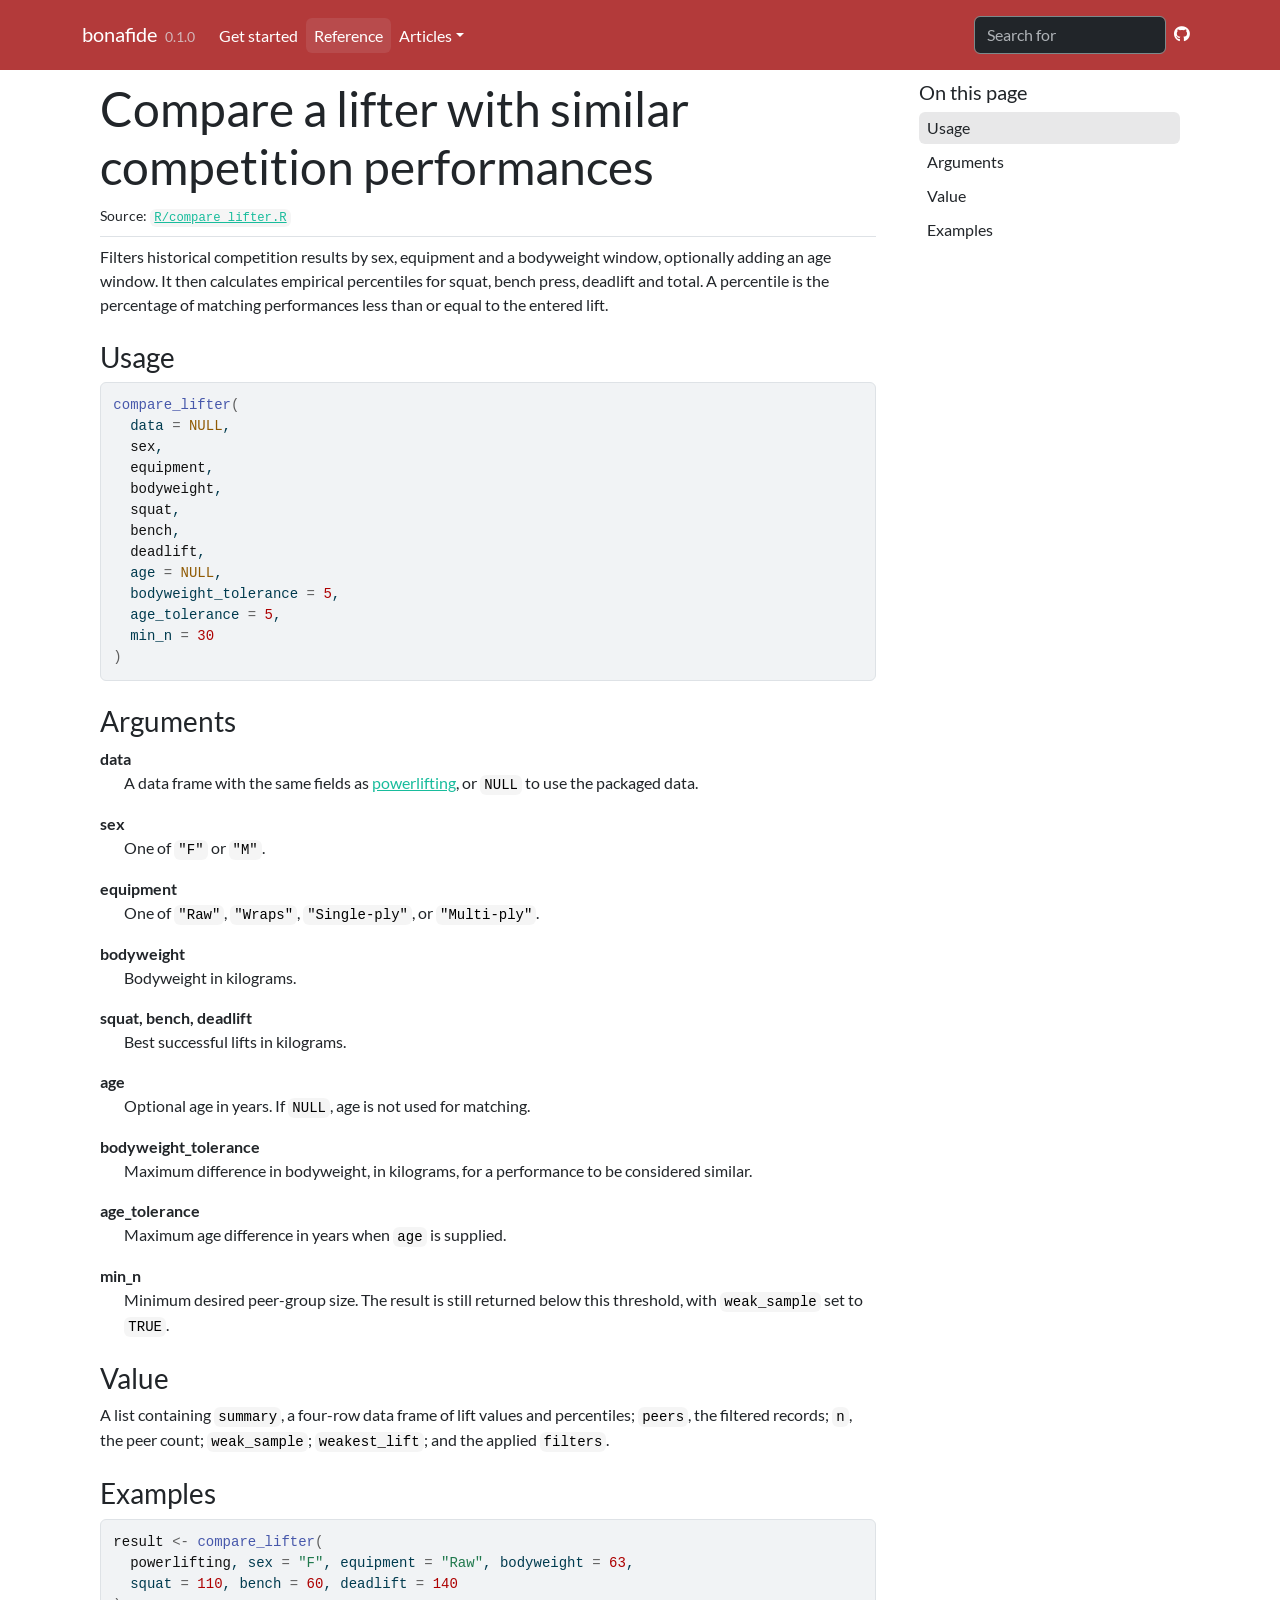
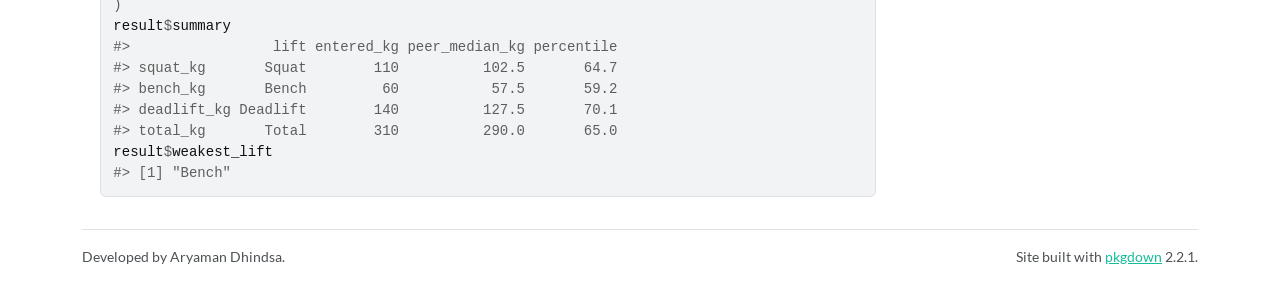
<file: reference/compare_lifter.html>
<!DOCTYPE html>
<!-- Generated by pkgdown: do not edit by hand --><html lang="en"><head><meta charset="UTF-8"><meta http-equiv="X-UA-Compatible" content="IE=edge"><meta name="viewport" content="width=device-width, initial-scale=1, shrink-to-fit=no"><title>Compare a lifter with similar competition performances — compare_lifter • bonafide</title><script src="../deps/jquery-3.6.0/jquery-3.6.0.min.js"></script><meta name="viewport" content="width=device-width, initial-scale=1, shrink-to-fit=no"><link href="../deps/bootstrap-5.3.8/bootstrap.min.css" rel="stylesheet"><script src="../deps/bootstrap-5.3.8/bootstrap.bundle.min.js"></script><link href="../deps/font-awesome-6.5.2/css/all.min.css" rel="stylesheet"><link href="../deps/font-awesome-6.5.2/css/v4-shims.min.css" rel="stylesheet"><script src="../deps/headroom-0.11.0/headroom.min.js"></script><script src="../deps/headroom-0.11.0/jQuery.headroom.min.js"></script><script src="../deps/bootstrap-toc-1.0.1/bootstrap-toc.min.js"></script><script src="../deps/clipboard.js-2.0.11/clipboard.min.js"></script><script src="../deps/search-1.0.0/autocomplete.jquery.min.js"></script><script src="../deps/search-1.0.0/fuse.min.js"></script><script src="../deps/search-1.0.0/mark.min.js"></script><!-- pkgdown --><script src="../pkgdown.js"></script><meta property="og:title" content="Compare a lifter with similar competition performances — compare_lifter"><meta name="description" content="Filters historical competition results by sex, equipment and a bodyweight
window, optionally adding an age window. It then calculates empirical
percentiles for squat, bench press, deadlift and total. A percentile is the
percentage of matching performances less than or equal to the entered lift."><meta property="og:description" content="Filters historical competition results by sex, equipment and a bodyweight
window, optionally adding an age window. It then calculates empirical
percentiles for squat, bench press, deadlift and total. A percentile is the
percentage of matching performances less than or equal to the entered lift."></head><body>
    <a href="#main" class="visually-hidden-focusable">Skip to contents</a>


    <nav class="navbar navbar-expand-lg fixed-top bg-primary" data-bs-theme="dark" aria-label="Site navigation"><div class="container">

    <a class="navbar-brand me-2" href="../index.html">bonafide</a>

    <small class="nav-text text-muted me-auto" data-bs-toggle="tooltip" data-bs-placement="bottom" title="">0.1.0</small>


    <button class="navbar-toggler" type="button" data-bs-toggle="collapse" data-bs-target="#navbar" aria-controls="navbar" aria-expanded="false" aria-label="Toggle navigation">
      <span class="navbar-toggler-icon"></span>
    </button>

    <div id="navbar" class="collapse navbar-collapse ms-3">
      <ul class="navbar-nav me-auto"><li class="nav-item"><a class="nav-link" href="../articles/using-bonafide.html">Get started</a></li>
<li class="active nav-item"><a class="nav-link" href="../reference/index.html">Reference</a></li>
<li class="nav-item dropdown">
  <button class="nav-link dropdown-toggle" type="button" id="dropdown-articles" data-bs-toggle="dropdown" aria-expanded="false" aria-haspopup="true">Articles</button>
  <ul class="dropdown-menu" aria-labelledby="dropdown-articles"><li><a class="dropdown-item" href="../articles/using-bonafide.html">Using the Powerlifting Peer Benchmarker</a></li>
  </ul></li>
      </ul><ul class="navbar-nav"><li class="nav-item"><form class="form-inline" role="search">
 <input class="form-control" type="search" name="search-input" id="search-input" autocomplete="off" aria-label="Search site" placeholder="Search for" data-search-index="../search.json"></form></li>
<li class="nav-item"><a class="external-link nav-link" href="https://github.com/ETC5523-2026/etc5523-assignment-4-adhi0021" aria-label="GitHub repository"><span class="fa fab fa-github"></span></a></li>
      </ul></div>


  </div>
</nav><div class="container template-reference-topic">
<div class="row">
  <main id="main" class="col-md-9"><div class="page-header">

      <h1>Compare a lifter with similar competition performances</h1>
      <small class="dont-index">Source: <a href="https://github.com/ETC5523-2026/etc5523-assignment-4-adhi0021/blob/main/R/compare_lifter.R" class="external-link"><code>R/compare_lifter.R</code></a></small>
      <div class="d-none name"><code>compare_lifter.Rd</code></div>
    </div>

    <div class="ref-description section level2">
    <p>Filters historical competition results by sex, equipment and a bodyweight
window, optionally adding an age window. It then calculates empirical
percentiles for squat, bench press, deadlift and total. A percentile is the
percentage of matching performances less than or equal to the entered lift.</p>
    </div>

    <div class="section level2">
    <h2 id="ref-usage">Usage<a class="anchor" aria-label="anchor" href="#ref-usage"></a></h2>
    <div class="sourceCode"><pre class="sourceCode r"><code><span><span class="fu">compare_lifter</span><span class="op">(</span></span>
<span>  data <span class="op">=</span> <span class="cn">NULL</span>,</span>
<span>  <span class="va">sex</span>,</span>
<span>  <span class="va">equipment</span>,</span>
<span>  <span class="va">bodyweight</span>,</span>
<span>  <span class="va">squat</span>,</span>
<span>  <span class="va">bench</span>,</span>
<span>  <span class="va">deadlift</span>,</span>
<span>  age <span class="op">=</span> <span class="cn">NULL</span>,</span>
<span>  bodyweight_tolerance <span class="op">=</span> <span class="fl">5</span>,</span>
<span>  age_tolerance <span class="op">=</span> <span class="fl">5</span>,</span>
<span>  min_n <span class="op">=</span> <span class="fl">30</span></span>
<span><span class="op">)</span></span></code></pre></div>
    </div>

    <div class="section level2">
    <h2 id="arguments">Arguments<a class="anchor" aria-label="anchor" href="#arguments"></a></h2>


<dl><dt id="arg-data">data<a class="anchor" aria-label="anchor" href="#arg-data"></a></dt>
<dd><p>A data frame with the same fields as <a href="powerlifting.html">powerlifting</a>, or <code>NULL</code>
to use the packaged data.</p></dd>


<dt id="arg-sex">sex<a class="anchor" aria-label="anchor" href="#arg-sex"></a></dt>
<dd><p>One of <code>"F"</code> or <code>"M"</code>.</p></dd>


<dt id="arg-equipment">equipment<a class="anchor" aria-label="anchor" href="#arg-equipment"></a></dt>
<dd><p>One of <code>"Raw"</code>, <code>"Wraps"</code>, <code>"Single-ply"</code>, or
<code>"Multi-ply"</code>.</p></dd>


<dt id="arg-bodyweight">bodyweight<a class="anchor" aria-label="anchor" href="#arg-bodyweight"></a></dt>
<dd><p>Bodyweight in kilograms.</p></dd>


<dt id="arg-squat-bench-deadlift">squat, bench, deadlift<a class="anchor" aria-label="anchor" href="#arg-squat-bench-deadlift"></a></dt>
<dd><p>Best successful lifts in kilograms.</p></dd>


<dt id="arg-age">age<a class="anchor" aria-label="anchor" href="#arg-age"></a></dt>
<dd><p>Optional age in years. If <code>NULL</code>, age is not used for matching.</p></dd>


<dt id="arg-bodyweight-tolerance">bodyweight_tolerance<a class="anchor" aria-label="anchor" href="#arg-bodyweight-tolerance"></a></dt>
<dd><p>Maximum difference in bodyweight, in kilograms,
for a performance to be considered similar.</p></dd>


<dt id="arg-age-tolerance">age_tolerance<a class="anchor" aria-label="anchor" href="#arg-age-tolerance"></a></dt>
<dd><p>Maximum age difference in years when <code>age</code> is supplied.</p></dd>


<dt id="arg-min-n">min_n<a class="anchor" aria-label="anchor" href="#arg-min-n"></a></dt>
<dd><p>Minimum desired peer-group size. The result is still returned
below this threshold, with <code>weak_sample</code> set to <code>TRUE</code>.</p></dd>

</dl></div>
    <div class="section level2">
    <h2 id="value">Value<a class="anchor" aria-label="anchor" href="#value"></a></h2>
    <p>A list containing <code>summary</code>, a four-row data frame of lift values and
percentiles; <code>peers</code>, the filtered records; <code>n</code>, the peer count;
<code>weak_sample</code>; <code>weakest_lift</code>; and the applied <code>filters</code>.</p>
    </div>

    <div class="section level2">
    <h2 id="ref-examples">Examples<a class="anchor" aria-label="anchor" href="#ref-examples"></a></h2>
    <div class="sourceCode"><pre class="sourceCode r"><code><span class="r-in"><span><span class="va">result</span> <span class="op">&lt;-</span> <span class="fu">compare_lifter</span><span class="op">(</span></span></span>
<span class="r-in"><span>  <span class="va">powerlifting</span>, sex <span class="op">=</span> <span class="st">"F"</span>, equipment <span class="op">=</span> <span class="st">"Raw"</span>, bodyweight <span class="op">=</span> <span class="fl">63</span>,</span></span>
<span class="r-in"><span>  squat <span class="op">=</span> <span class="fl">110</span>, bench <span class="op">=</span> <span class="fl">60</span>, deadlift <span class="op">=</span> <span class="fl">140</span></span></span>
<span class="r-in"><span><span class="op">)</span></span></span>
<span class="r-in"><span><span class="va">result</span><span class="op">$</span><span class="va">summary</span></span></span>
<span class="r-out co"><span class="r-pr">#&gt;</span>                 lift entered_kg peer_median_kg percentile</span>
<span class="r-out co"><span class="r-pr">#&gt;</span> squat_kg       Squat        110          102.5       64.7</span>
<span class="r-out co"><span class="r-pr">#&gt;</span> bench_kg       Bench         60           57.5       59.2</span>
<span class="r-out co"><span class="r-pr">#&gt;</span> deadlift_kg Deadlift        140          127.5       70.1</span>
<span class="r-out co"><span class="r-pr">#&gt;</span> total_kg       Total        310          290.0       65.0</span>
<span class="r-in"><span><span class="va">result</span><span class="op">$</span><span class="va">weakest_lift</span></span></span>
<span class="r-out co"><span class="r-pr">#&gt;</span> [1] "Bench"</span>
</code></pre></div>
    </div>
  </main><aside class="col-md-3"><nav id="toc" aria-label="Table of contents"><h2>On this page</h2>
    </nav></aside></div>


    <footer><div class="pkgdown-footer-left">
  <p>Developed by Aryaman Dhindsa.</p>
</div>

<div class="pkgdown-footer-right">
  <p>Site built with <a href="https://pkgdown.r-lib.org/" class="external-link">pkgdown</a> 2.2.1.</p>
</div>

    </footer></div>





  </body></html>
</file>
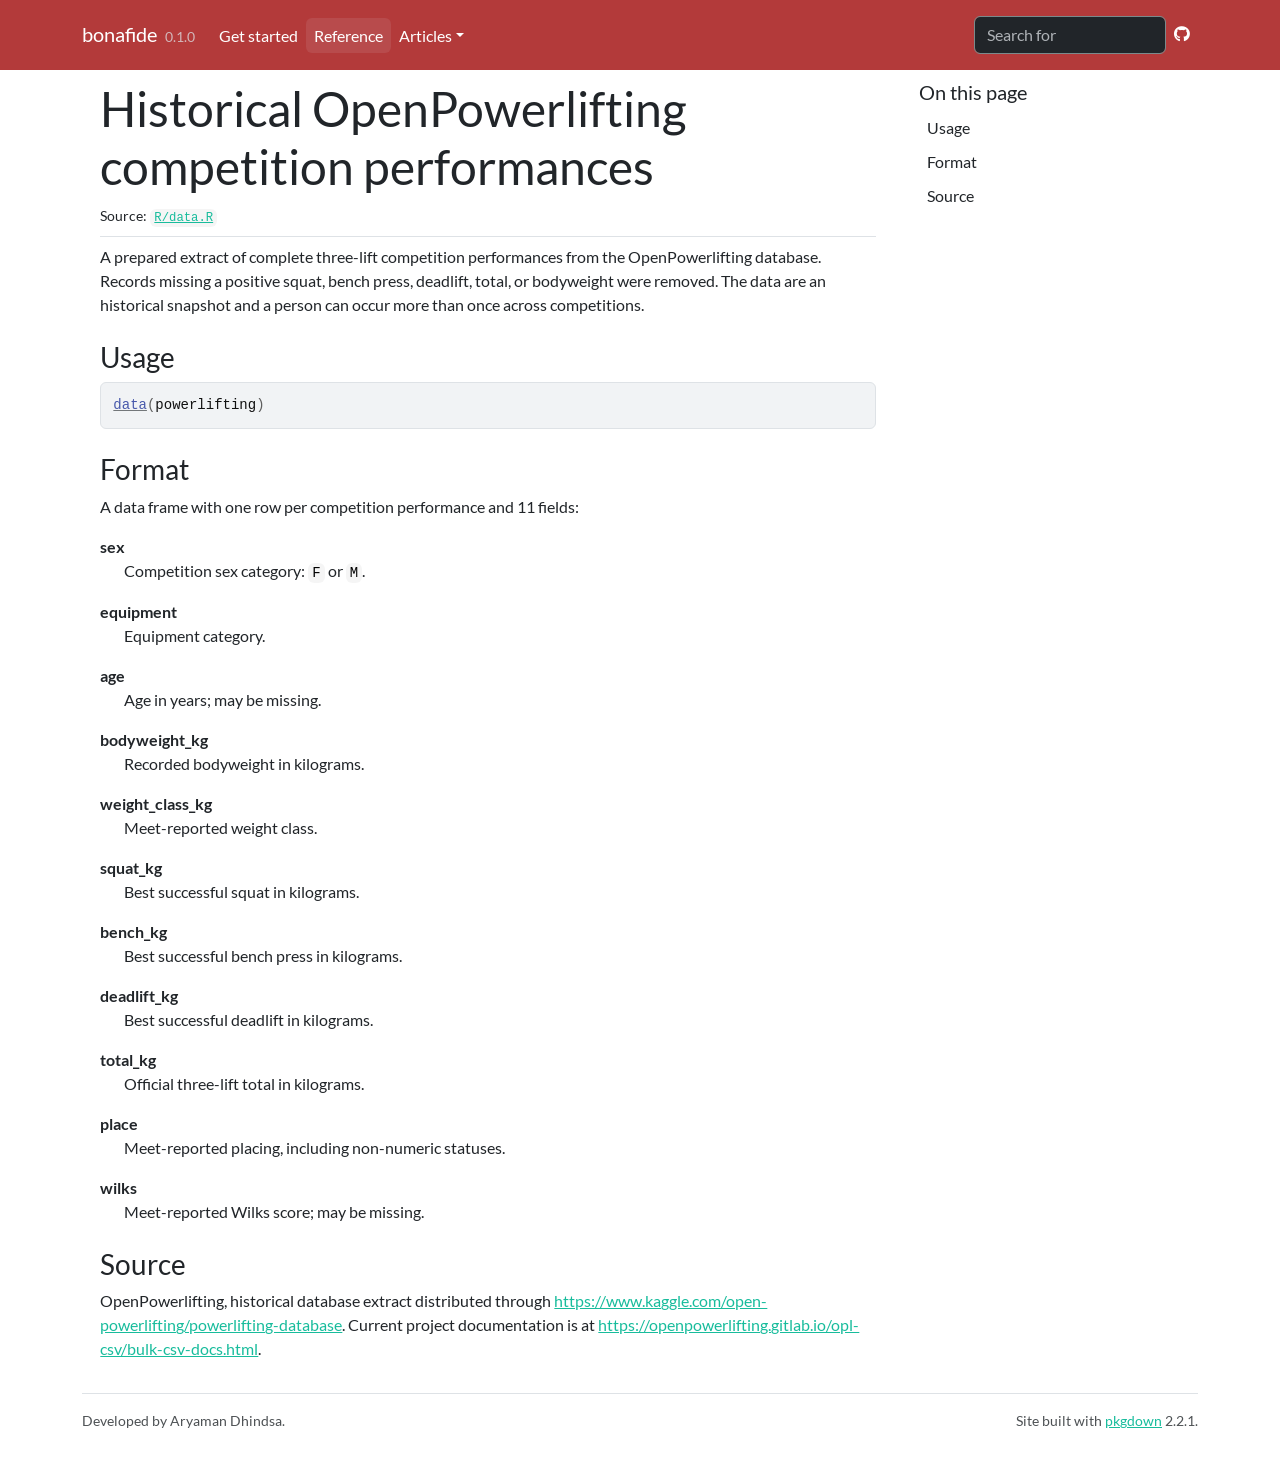
<file: reference/powerlifting.html>
<!DOCTYPE html>
<!-- Generated by pkgdown: do not edit by hand --><html lang="en"><head><meta charset="UTF-8"><meta http-equiv="X-UA-Compatible" content="IE=edge"><meta name="viewport" content="width=device-width, initial-scale=1, shrink-to-fit=no"><title>Historical OpenPowerlifting competition performances — powerlifting • bonafide</title><script src="../deps/jquery-3.6.0/jquery-3.6.0.min.js"></script><meta name="viewport" content="width=device-width, initial-scale=1, shrink-to-fit=no"><link href="../deps/bootstrap-5.3.8/bootstrap.min.css" rel="stylesheet"><script src="../deps/bootstrap-5.3.8/bootstrap.bundle.min.js"></script><link href="../deps/font-awesome-6.5.2/css/all.min.css" rel="stylesheet"><link href="../deps/font-awesome-6.5.2/css/v4-shims.min.css" rel="stylesheet"><script src="../deps/headroom-0.11.0/headroom.min.js"></script><script src="../deps/headroom-0.11.0/jQuery.headroom.min.js"></script><script src="../deps/bootstrap-toc-1.0.1/bootstrap-toc.min.js"></script><script src="../deps/clipboard.js-2.0.11/clipboard.min.js"></script><script src="../deps/search-1.0.0/autocomplete.jquery.min.js"></script><script src="../deps/search-1.0.0/fuse.min.js"></script><script src="../deps/search-1.0.0/mark.min.js"></script><!-- pkgdown --><script src="../pkgdown.js"></script><meta property="og:title" content="Historical OpenPowerlifting competition performances — powerlifting"><meta name="description" content="A prepared extract of complete three-lift competition performances from the
OpenPowerlifting database. Records missing a positive squat, bench press,
deadlift, total, or bodyweight were removed. The data are an historical
snapshot and a person can occur more than once across competitions."><meta property="og:description" content="A prepared extract of complete three-lift competition performances from the
OpenPowerlifting database. Records missing a positive squat, bench press,
deadlift, total, or bodyweight were removed. The data are an historical
snapshot and a person can occur more than once across competitions."></head><body>
    <a href="#main" class="visually-hidden-focusable">Skip to contents</a>


    <nav class="navbar navbar-expand-lg fixed-top bg-primary" data-bs-theme="dark" aria-label="Site navigation"><div class="container">

    <a class="navbar-brand me-2" href="../index.html">bonafide</a>

    <small class="nav-text text-muted me-auto" data-bs-toggle="tooltip" data-bs-placement="bottom" title="">0.1.0</small>


    <button class="navbar-toggler" type="button" data-bs-toggle="collapse" data-bs-target="#navbar" aria-controls="navbar" aria-expanded="false" aria-label="Toggle navigation">
      <span class="navbar-toggler-icon"></span>
    </button>

    <div id="navbar" class="collapse navbar-collapse ms-3">
      <ul class="navbar-nav me-auto"><li class="nav-item"><a class="nav-link" href="../articles/using-bonafide.html">Get started</a></li>
<li class="active nav-item"><a class="nav-link" href="../reference/index.html">Reference</a></li>
<li class="nav-item dropdown">
  <button class="nav-link dropdown-toggle" type="button" id="dropdown-articles" data-bs-toggle="dropdown" aria-expanded="false" aria-haspopup="true">Articles</button>
  <ul class="dropdown-menu" aria-labelledby="dropdown-articles"><li><a class="dropdown-item" href="../articles/using-bonafide.html">Using the Powerlifting Peer Benchmarker</a></li>
  </ul></li>
      </ul><ul class="navbar-nav"><li class="nav-item"><form class="form-inline" role="search">
 <input class="form-control" type="search" name="search-input" id="search-input" autocomplete="off" aria-label="Search site" placeholder="Search for" data-search-index="../search.json"></form></li>
<li class="nav-item"><a class="external-link nav-link" href="https://github.com/ETC5523-2026/etc5523-assignment-4-adhi0021" aria-label="GitHub repository"><span class="fa fab fa-github"></span></a></li>
      </ul></div>


  </div>
</nav><div class="container template-reference-topic">
<div class="row">
  <main id="main" class="col-md-9"><div class="page-header">

      <h1>Historical OpenPowerlifting competition performances</h1>
      <small class="dont-index">Source: <a href="https://github.com/ETC5523-2026/etc5523-assignment-4-adhi0021/blob/main/R/data.R" class="external-link"><code>R/data.R</code></a></small>
      <div class="d-none name"><code>powerlifting.Rd</code></div>
    </div>

    <div class="ref-description section level2">
    <p>A prepared extract of complete three-lift competition performances from the
OpenPowerlifting database. Records missing a positive squat, bench press,
deadlift, total, or bodyweight were removed. The data are an historical
snapshot and a person can occur more than once across competitions.</p>
    </div>

    <div class="section level2">
    <h2 id="ref-usage">Usage<a class="anchor" aria-label="anchor" href="#ref-usage"></a></h2>
    <div class="sourceCode"><pre class="sourceCode r"><code><span><span class="fu"><a href="https://rdrr.io/r/utils/data.html" class="external-link">data</a></span><span class="op">(</span><span class="va">powerlifting</span><span class="op">)</span></span></code></pre></div>
    </div>

    <div class="section level2">
    <h2 id="format">Format<a class="anchor" aria-label="anchor" href="#format"></a></h2>
    <p>A data frame with one row per competition performance and 11 fields:</p><dl><dt>sex</dt>
<dd><p>Competition sex category: <code>F</code> or <code>M</code>.</p></dd>

<dt>equipment</dt>
<dd><p>Equipment category.</p></dd>

<dt>age</dt>
<dd><p>Age in years; may be missing.</p></dd>

<dt>bodyweight_kg</dt>
<dd><p>Recorded bodyweight in kilograms.</p></dd>

<dt>weight_class_kg</dt>
<dd><p>Meet-reported weight class.</p></dd>

<dt>squat_kg</dt>
<dd><p>Best successful squat in kilograms.</p></dd>

<dt>bench_kg</dt>
<dd><p>Best successful bench press in kilograms.</p></dd>

<dt>deadlift_kg</dt>
<dd><p>Best successful deadlift in kilograms.</p></dd>

<dt>total_kg</dt>
<dd><p>Official three-lift total in kilograms.</p></dd>

<dt>place</dt>
<dd><p>Meet-reported placing, including non-numeric statuses.</p></dd>

<dt>wilks</dt>
<dd><p>Meet-reported Wilks score; may be missing.</p></dd>


</dl></div>
    <div class="section level2">
    <h2 id="source">Source<a class="anchor" aria-label="anchor" href="#source"></a></h2>
    <p>OpenPowerlifting, historical database extract distributed through
<a href="https://www.kaggle.com/open-powerlifting/powerlifting-database" class="external-link">https://www.kaggle.com/open-powerlifting/powerlifting-database</a>.
Current project documentation is at
<a href="https://openpowerlifting.gitlab.io/opl-csv/bulk-csv-docs.html" class="external-link">https://openpowerlifting.gitlab.io/opl-csv/bulk-csv-docs.html</a>.</p>
    </div>

  </main><aside class="col-md-3"><nav id="toc" aria-label="Table of contents"><h2>On this page</h2>
    </nav></aside></div>


    <footer><div class="pkgdown-footer-left">
  <p>Developed by Aryaman Dhindsa.</p>
</div>

<div class="pkgdown-footer-right">
  <p>Site built with <a href="https://pkgdown.r-lib.org/" class="external-link">pkgdown</a> 2.2.1.</p>
</div>

    </footer></div>





  </body></html>
</file>
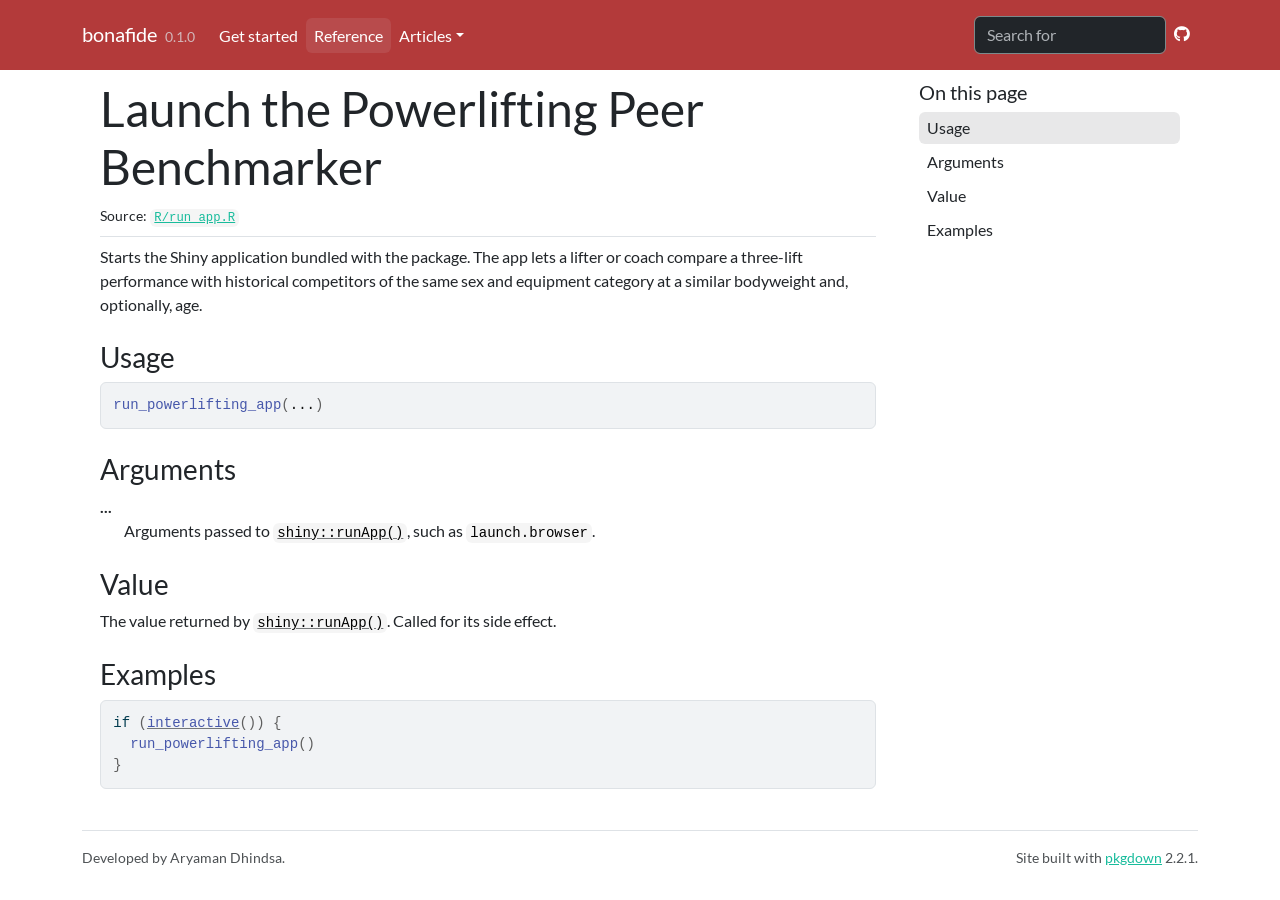
<file: reference/run_powerlifting_app.html>
<!DOCTYPE html>
<!-- Generated by pkgdown: do not edit by hand --><html lang="en"><head><meta charset="UTF-8"><meta http-equiv="X-UA-Compatible" content="IE=edge"><meta name="viewport" content="width=device-width, initial-scale=1, shrink-to-fit=no"><title>Launch the Powerlifting Peer Benchmarker — run_powerlifting_app • bonafide</title><script src="../deps/jquery-3.6.0/jquery-3.6.0.min.js"></script><meta name="viewport" content="width=device-width, initial-scale=1, shrink-to-fit=no"><link href="../deps/bootstrap-5.3.8/bootstrap.min.css" rel="stylesheet"><script src="../deps/bootstrap-5.3.8/bootstrap.bundle.min.js"></script><link href="../deps/font-awesome-6.5.2/css/all.min.css" rel="stylesheet"><link href="../deps/font-awesome-6.5.2/css/v4-shims.min.css" rel="stylesheet"><script src="../deps/headroom-0.11.0/headroom.min.js"></script><script src="../deps/headroom-0.11.0/jQuery.headroom.min.js"></script><script src="../deps/bootstrap-toc-1.0.1/bootstrap-toc.min.js"></script><script src="../deps/clipboard.js-2.0.11/clipboard.min.js"></script><script src="../deps/search-1.0.0/autocomplete.jquery.min.js"></script><script src="../deps/search-1.0.0/fuse.min.js"></script><script src="../deps/search-1.0.0/mark.min.js"></script><!-- pkgdown --><script src="../pkgdown.js"></script><meta property="og:title" content="Launch the Powerlifting Peer Benchmarker — run_powerlifting_app"><meta name="description" content="Starts the Shiny application bundled with the package. The app lets a
lifter or coach compare a three-lift performance with historical competitors
of the same sex and equipment category at a similar bodyweight and,
optionally, age."><meta property="og:description" content="Starts the Shiny application bundled with the package. The app lets a
lifter or coach compare a three-lift performance with historical competitors
of the same sex and equipment category at a similar bodyweight and,
optionally, age."></head><body>
    <a href="#main" class="visually-hidden-focusable">Skip to contents</a>


    <nav class="navbar navbar-expand-lg fixed-top bg-primary" data-bs-theme="dark" aria-label="Site navigation"><div class="container">

    <a class="navbar-brand me-2" href="../index.html">bonafide</a>

    <small class="nav-text text-muted me-auto" data-bs-toggle="tooltip" data-bs-placement="bottom" title="">0.1.0</small>


    <button class="navbar-toggler" type="button" data-bs-toggle="collapse" data-bs-target="#navbar" aria-controls="navbar" aria-expanded="false" aria-label="Toggle navigation">
      <span class="navbar-toggler-icon"></span>
    </button>

    <div id="navbar" class="collapse navbar-collapse ms-3">
      <ul class="navbar-nav me-auto"><li class="nav-item"><a class="nav-link" href="../articles/using-bonafide.html">Get started</a></li>
<li class="active nav-item"><a class="nav-link" href="../reference/index.html">Reference</a></li>
<li class="nav-item dropdown">
  <button class="nav-link dropdown-toggle" type="button" id="dropdown-articles" data-bs-toggle="dropdown" aria-expanded="false" aria-haspopup="true">Articles</button>
  <ul class="dropdown-menu" aria-labelledby="dropdown-articles"><li><a class="dropdown-item" href="../articles/using-bonafide.html">Using the Powerlifting Peer Benchmarker</a></li>
  </ul></li>
      </ul><ul class="navbar-nav"><li class="nav-item"><form class="form-inline" role="search">
 <input class="form-control" type="search" name="search-input" id="search-input" autocomplete="off" aria-label="Search site" placeholder="Search for" data-search-index="../search.json"></form></li>
<li class="nav-item"><a class="external-link nav-link" href="https://github.com/ETC5523-2026/etc5523-assignment-4-adhi0021" aria-label="GitHub repository"><span class="fa fab fa-github"></span></a></li>
      </ul></div>


  </div>
</nav><div class="container template-reference-topic">
<div class="row">
  <main id="main" class="col-md-9"><div class="page-header">

      <h1>Launch the Powerlifting Peer Benchmarker</h1>
      <small class="dont-index">Source: <a href="https://github.com/ETC5523-2026/etc5523-assignment-4-adhi0021/blob/main/R/run_app.R" class="external-link"><code>R/run_app.R</code></a></small>
      <div class="d-none name"><code>run_powerlifting_app.Rd</code></div>
    </div>

    <div class="ref-description section level2">
    <p>Starts the Shiny application bundled with the package. The app lets a
lifter or coach compare a three-lift performance with historical competitors
of the same sex and equipment category at a similar bodyweight and,
optionally, age.</p>
    </div>

    <div class="section level2">
    <h2 id="ref-usage">Usage<a class="anchor" aria-label="anchor" href="#ref-usage"></a></h2>
    <div class="sourceCode"><pre class="sourceCode r"><code><span><span class="fu">run_powerlifting_app</span><span class="op">(</span><span class="va">...</span><span class="op">)</span></span></code></pre></div>
    </div>

    <div class="section level2">
    <h2 id="arguments">Arguments<a class="anchor" aria-label="anchor" href="#arguments"></a></h2>


<dl><dt id="arg--">...<a class="anchor" aria-label="anchor" href="#arg--"></a></dt>
<dd><p>Arguments passed to <code><a href="https://rdrr.io/pkg/shiny/man/runApp.html" class="external-link">shiny::runApp()</a></code>, such as <code>launch.browser</code>.</p></dd>

</dl></div>
    <div class="section level2">
    <h2 id="value">Value<a class="anchor" aria-label="anchor" href="#value"></a></h2>
    <p>The value returned by <code><a href="https://rdrr.io/pkg/shiny/man/runApp.html" class="external-link">shiny::runApp()</a></code>. Called for its side effect.</p>
    </div>

    <div class="section level2">
    <h2 id="ref-examples">Examples<a class="anchor" aria-label="anchor" href="#ref-examples"></a></h2>
    <div class="sourceCode"><pre class="sourceCode r"><code><span class="r-in"><span><span class="kw">if</span> <span class="op">(</span><span class="fu"><a href="https://rdrr.io/r/base/interactive.html" class="external-link">interactive</a></span><span class="op">(</span><span class="op">)</span><span class="op">)</span> <span class="op">{</span></span></span>
<span class="r-in"><span>  <span class="fu">run_powerlifting_app</span><span class="op">(</span><span class="op">)</span></span></span>
<span class="r-in"><span><span class="op">}</span></span></span>
</code></pre></div>
    </div>
  </main><aside class="col-md-3"><nav id="toc" aria-label="Table of contents"><h2>On this page</h2>
    </nav></aside></div>


    <footer><div class="pkgdown-footer-left">
  <p>Developed by Aryaman Dhindsa.</p>
</div>

<div class="pkgdown-footer-right">
  <p>Site built with <a href="https://pkgdown.r-lib.org/" class="external-link">pkgdown</a> 2.2.1.</p>
</div>

    </footer></div>





  </body></html>
</file>
<file: deps/font-awesome-6.5.2/css/v4-shims.min.css>
/*!
 * Font Awesome Free 6.5.2 by @fontawesome - https://fontawesome.com
 * License - https://fontawesome.com/license/free (Icons: CC BY 4.0, Fonts: SIL OFL 1.1, Code: MIT License)
 * Copyright 2024 Fonticons, Inc.
 */
.fa.fa-glass:before{content:"\f000"}.fa.fa-envelope-o{font-family:"Font Awesome 6 Free";font-weight:400}.fa.fa-envelope-o:before{content:"\f0e0"}.fa.fa-star-o{font-family:"Font Awesome 6 Free";font-weight:400}.fa.fa-star-o:before{content:"\f005"}.fa.fa-close:before,.fa.fa-remove:before{content:"\f00d"}.fa.fa-gear:before{content:"\f013"}.fa.fa-trash-o{font-family:"Font Awesome 6 Free";font-weight:400}.fa.fa-trash-o:before{content:"\f2ed"}.fa.fa-home:before{content:"\f015"}.fa.fa-file-o{font-family:"Font Awesome 6 Free";font-weight:400}.fa.fa-file-o:before{content:"\f15b"}.fa.fa-clock-o{font-family:"Font Awesome 6 Free";font-weight:400}.fa.fa-clock-o:before{content:"\f017"}.fa.fa-arrow-circle-o-down{font-family:"Font Awesome 6 Free";font-weight:400}.fa.fa-arrow-circle-o-down:before{content:"\f358"}.fa.fa-arrow-circle-o-up{font-family:"Font Awesome 6 Free";font-weight:400}.fa.fa-arrow-circle-o-up:before{content:"\f35b"}.fa.fa-play-circle-o{font-family:"Font Awesome 6 Free";font-weight:400}.fa.fa-play-circle-o:before{content:"\f144"}.fa.fa-repeat:before,.fa.fa-rotate-right:before{content:"\f01e"}.fa.fa-refresh:before{content:"\f021"}.fa.fa-list-alt{font-family:"Font Awesome 6 Free";font-weight:400}.fa.fa-list-alt:before{content:"\f022"}.fa.fa-dedent:before{content:"\f03b"}.fa.fa-video-camera:before{content:"\f03d"}.fa.fa-picture-o{font-family:"Font Awesome 6 Free";font-weight:400}.fa.fa-picture-o:before{content:"\f03e"}.fa.fa-photo{font-family:"Font Awesome 6 Free";font-weight:400}.fa.fa-photo:before{content:"\f03e"}.fa.fa-image{font-family:"Font Awesome 6 Free";font-weight:400}.fa.fa-image:before{content:"\f03e"}.fa.fa-map-marker:before{content:"\f3c5"}.fa.fa-pencil-square-o{font-family:"Font Awesome 6 Free";font-weight:400}.fa.fa-pencil-square-o:before{content:"\f044"}.fa.fa-edit{font-family:"Font Awesome 6 Free";font-weight:400}.fa.fa-edit:before{content:"\f044"}.fa.fa-share-square-o:before{content:"\f14d"}.fa.fa-check-square-o{font-family:"Font Awesome 6 Free";font-weight:400}.fa.fa-check-square-o:before{content:"\f14a"}.fa.fa-arrows:before{content:"\f0b2"}.fa.fa-times-circle-o{font-family:"Font Awesome 6 Free";font-weight:400}.fa.fa-times-circle-o:before{content:"\f057"}.fa.fa-check-circle-o{font-family:"Font Awesome 6 Free";font-weight:400}.fa.fa-check-circle-o:before{content:"\f058"}.fa.fa-mail-forward:before{content:"\f064"}.fa.fa-expand:before{content:"\f424"}.fa.fa-compress:before{content:"\f422"}.fa.fa-eye,.fa.fa-eye-slash{font-family:"Font Awesome 6 Free";font-weight:400}.fa.fa-warning:before{content:"\f071"}.fa.fa-calendar:before{content:"\f073"}.fa.fa-arrows-v:before{content:"\f338"}.fa.fa-arrows-h:before{content:"\f337"}.fa.fa-bar-chart-o:before,.fa.fa-bar-chart:before{content:"\e0e3"}.fa.fa-twitter-square{font-family:"Font Awesome 6 Brands";font-weight:400}.fa.fa-twitter-square:before{content:"\f081"}.fa.fa-facebook-square{font-family:"Font Awesome 6 Brands";font-weight:400}.fa.fa-facebook-square:before{content:"\f082"}.fa.fa-gears:before{content:"\f085"}.fa.fa-thumbs-o-up{font-family:"Font Awesome 6 Free";font-weight:400}.fa.fa-thumbs-o-up:before{content:"\f164"}.fa.fa-thumbs-o-down{font-family:"Font Awesome 6 Free";font-weight:400}.fa.fa-thumbs-o-down:before{content:"\f165"}.fa.fa-heart-o{font-family:"Font Awesome 6 Free";font-weight:400}.fa.fa-heart-o:before{content:"\f004"}.fa.fa-sign-out:before{content:"\f2f5"}.fa.fa-linkedin-square{font-family:"Font Awesome 6 Brands";font-weight:400}.fa.fa-linkedin-square:before{content:"\f08c"}.fa.fa-thumb-tack:before{content:"\f08d"}.fa.fa-external-link:before{content:"\f35d"}.fa.fa-sign-in:before{content:"\f2f6"}.fa.fa-github-square{font-family:"Font Awesome 6 Brands";font-weight:400}.fa.fa-github-square:before{content:"\f092"}.fa.fa-lemon-o{font-family:"Font Awesome 6 Free";font-weight:400}.fa.fa-lemon-o:before{content:"\f094"}.fa.fa-square-o{font-family:"Font Awesome 6 Free";font-weight:400}.fa.fa-square-o:before{content:"\f0c8"}.fa.fa-bookmark-o{font-family:"Font Awesome 6 Free";font-weight:400}.fa.fa-bookmark-o:before{content:"\f02e"}.fa.fa-facebook,.fa.fa-twitter{font-family:"Font Awesome 6 Brands";font-weight:400}.fa.fa-facebook:before{content:"\f39e"}.fa.fa-facebook-f{font-family:"Font Awesome 6 Brands";font-weight:400}.fa.fa-facebook-f:before{content:"\f39e"}.fa.fa-github{font-family:"Font Awesome 6 Brands";font-weight:400}.fa.fa-credit-card{font-family:"Font Awesome 6 Free";font-weight:400}.fa.fa-feed:before{content:"\f09e"}.fa.fa-hdd-o{font-family:"Font Awesome 6 Free";font-weight:400}.fa.fa-hdd-o:before{content:"\f0a0"}.fa.fa-hand-o-right{font-family:"Font Awesome 6 Free";font-weight:400}.fa.fa-hand-o-right:before{content:"\f0a4"}.fa.fa-hand-o-left{font-family:"Font Awesome 6 Free";font-weight:400}.fa.fa-hand-o-left:before{content:"\f0a5"}.fa.fa-hand-o-up{font-family:"Font Awesome 6 Free";font-weight:400}.fa.fa-hand-o-up:before{content:"\f0a6"}.fa.fa-hand-o-down{font-family:"Font Awesome 6 Free";font-weight:400}.fa.fa-hand-o-down:before{content:"\f0a7"}.fa.fa-globe:before{content:"\f57d"}.fa.fa-tasks:before{content:"\f828"}.fa.fa-arrows-alt:before{content:"\f31e"}.fa.fa-group:before{content:"\f0c0"}.fa.fa-chain:before{content:"\f0c1"}.fa.fa-cut:before{content:"\f0c4"}.fa.fa-files-o{font-family:"Font Awesome 6 Free";font-weight:400}.fa.fa-files-o:before{content:"\f0c5"}.fa.fa-floppy-o{font-family:"Font Awesome 6 Free";font-weight:400}.fa.fa-floppy-o:before{content:"\f0c7"}.fa.fa-save{font-family:"Font Awesome 6 Free";font-weight:400}.fa.fa-save:before{content:"\f0c7"}.fa.fa-navicon:before,.fa.fa-reorder:before{content:"\f0c9"}.fa.fa-magic:before{content:"\e2ca"}.fa.fa-pinterest,.fa.fa-pinterest-square{font-family:"Font Awesome 6 Brands";font-weight:400}.fa.fa-pinterest-square:before{content:"\f0d3"}.fa.fa-google-plus-square{font-family:"Font Awesome 6 Brands";font-weight:400}.fa.fa-google-plus-square:before{content:"\f0d4"}.fa.fa-google-plus{font-family:"Font Awesome 6 Brands";font-weight:400}.fa.fa-google-plus:before{content:"\f0d5"}.fa.fa-money:before{content:"\f3d1"}.fa.fa-unsorted:before{content:"\f0dc"}.fa.fa-sort-desc:before{content:"\f0dd"}.fa.fa-sort-asc:before{content:"\f0de"}.fa.fa-linkedin{font-family:"Font Awesome 6 Brands";font-weight:400}.fa.fa-linkedin:before{content:"\f0e1"}.fa.fa-rotate-left:before{content:"\f0e2"}.fa.fa-legal:before{content:"\f0e3"}.fa.fa-dashboard:before,.fa.fa-tachometer:before{content:"\f625"}.fa.fa-comment-o{font-family:"Font Awesome 6 Free";font-weight:400}.fa.fa-comment-o:before{content:"\f075"}.fa.fa-comments-o{font-family:"Font Awesome 6 Free";font-weight:400}.fa.fa-comments-o:before{content:"\f086"}.fa.fa-flash:before{content:"\f0e7"}.fa.fa-clipboard:before{content:"\f0ea"}.fa.fa-lightbulb-o{font-family:"Font Awesome 6 Free";font-weight:400}.fa.fa-lightbulb-o:before{content:"\f0eb"}.fa.fa-exchange:before{content:"\f362"}.fa.fa-cloud-download:before{content:"\f0ed"}.fa.fa-cloud-upload:before{content:"\f0ee"}.fa.fa-bell-o{font-family:"Font Awesome 6 Free";font-weight:400}.fa.fa-bell-o:before{content:"\f0f3"}.fa.fa-cutlery:before{content:"\f2e7"}.fa.fa-file-text-o{font-family:"Font Awesome 6 Free";font-weight:400}.fa.fa-file-text-o:before{content:"\f15c"}.fa.fa-building-o{font-family:"Font Awesome 6 Free";font-weight:400}.fa.fa-building-o:before{content:"\f1ad"}.fa.fa-hospital-o{font-family:"Font Awesome 6 Free";font-weight:400}.fa.fa-hospital-o:before{content:"\f0f8"}.fa.fa-tablet:before{content:"\f3fa"}.fa.fa-mobile-phone:before,.fa.fa-mobile:before{content:"\f3cd"}.fa.fa-circle-o{font-family:"Font Awesome 6 Free";font-weight:400}.fa.fa-circle-o:before{content:"\f111"}.fa.fa-mail-reply:before{content:"\f3e5"}.fa.fa-github-alt{font-family:"Font Awesome 6 Brands";font-weight:400}.fa.fa-folder-o{font-family:"Font Awesome 6 Free";font-weight:400}.fa.fa-folder-o:before{content:"\f07b"}.fa.fa-folder-open-o{font-family:"Font Awesome 6 Free";font-weight:400}.fa.fa-folder-open-o:before{content:"\f07c"}.fa.fa-smile-o{font-family:"Font Awesome 6 Free";font-weight:400}.fa.fa-smile-o:before{content:"\f118"}.fa.fa-frown-o{font-family:"Font Awesome 6 Free";font-weight:400}.fa.fa-frown-o:before{content:"\f119"}.fa.fa-meh-o{font-family:"Font Awesome 6 Free";font-weight:400}.fa.fa-meh-o:before{content:"\f11a"}.fa.fa-keyboard-o{font-family:"Font Awesome 6 Free";font-weight:400}.fa.fa-keyboard-o:before{content:"\f11c"}.fa.fa-flag-o{font-family:"Font Awesome 6 Free";font-weight:400}.fa.fa-flag-o:before{content:"\f024"}.fa.fa-mail-reply-all:before{content:"\f122"}.fa.fa-star-half-o{font-family:"Font Awesome 6 Free";font-weight:400}.fa.fa-star-half-o:before{content:"\f5c0"}.fa.fa-star-half-empty{font-family:"Font Awesome 6 Free";font-weight:400}.fa.fa-star-half-empty:before{content:"\f5c0"}.fa.fa-star-half-full{font-family:"Font Awesome 6 Free";font-weight:400}.fa.fa-star-half-full:before{content:"\f5c0"}.fa.fa-code-fork:before{content:"\f126"}.fa.fa-chain-broken:before,.fa.fa-unlink:before{content:"\f127"}.fa.fa-calendar-o{font-family:"Font Awesome 6 Free";font-weight:400}.fa.fa-calendar-o:before{content:"\f133"}.fa.fa-css3,.fa.fa-html5,.fa.fa-maxcdn{font-family:"Font Awesome 6 Brands";font-weight:400}.fa.fa-unlock-alt:before{content:"\f09c"}.fa.fa-minus-square-o{font-family:"Font Awesome 6 Free";font-weight:400}.fa.fa-minus-square-o:before{content:"\f146"}.fa.fa-level-up:before{content:"\f3bf"}.fa.fa-level-down:before{content:"\f3be"}.fa.fa-pencil-square:before{content:"\f14b"}.fa.fa-external-link-square:before{content:"\f360"}.fa.fa-compass{font-family:"Font Awesome 6 Free";font-weight:400}.fa.fa-caret-square-o-down{font-family:"Font Awesome 6 Free";font-weight:400}.fa.fa-caret-square-o-down:before{content:"\f150"}.fa.fa-toggle-down{font-family:"Font Awesome 6 Free";font-weight:400}.fa.fa-toggle-down:before{content:"\f150"}.fa.fa-caret-square-o-up{font-family:"Font Awesome 6 Free";font-weight:400}.fa.fa-caret-square-o-up:before{content:"\f151"}.fa.fa-toggle-up{font-family:"Font Awesome 6 Free";font-weight:400}.fa.fa-toggle-up:before{content:"\f151"}.fa.fa-caret-square-o-right{font-family:"Font Awesome 6 Free";font-weight:400}.fa.fa-caret-square-o-right:before{content:"\f152"}.fa.fa-toggle-right{font-family:"Font Awesome 6 Free";font-weight:400}.fa.fa-toggle-right:before{content:"\f152"}.fa.fa-eur:before,.fa.fa-euro:before{content:"\f153"}.fa.fa-gbp:before{content:"\f154"}.fa.fa-dollar:before,.fa.fa-usd:before{content:"\24"}.fa.fa-inr:before,.fa.fa-rupee:before{content:"\e1bc"}.fa.fa-cny:before,.fa.fa-jpy:before,.fa.fa-rmb:before,.fa.fa-yen:before{content:"\f157"}.fa.fa-rouble:before,.fa.fa-rub:before,.fa.fa-ruble:before{content:"\f158"}.fa.fa-krw:before,.fa.fa-won:before{content:"\f159"}.fa.fa-bitcoin,.fa.fa-btc{font-family:"Font Awesome 6 Brands";font-weight:400}.fa.fa-bitcoin:before{content:"\f15a"}.fa.fa-file-text:before{content:"\f15c"}.fa.fa-sort-alpha-asc:before{content:"\f15d"}.fa.fa-sort-alpha-desc:before{content:"\f881"}.fa.fa-sort-amount-asc:before{content:"\f884"}.fa.fa-sort-amount-desc:before{content:"\f160"}.fa.fa-sort-numeric-asc:before{content:"\f162"}.fa.fa-sort-numeric-desc:before{content:"\f886"}.fa.fa-youtube-square{font-family:"Font Awesome 6 Brands";font-weight:400}.fa.fa-youtube-square:before{content:"\f431"}.fa.fa-xing,.fa.fa-xing-square,.fa.fa-youtube{font-family:"Font Awesome 6 Brands";font-weight:400}.fa.fa-xing-square:before{content:"\f169"}.fa.fa-youtube-play{font-family:"Font Awesome 6 Brands";font-weight:400}.fa.fa-youtube-play:before{content:"\f167"}.fa.fa-adn,.fa.fa-bitbucket,.fa.fa-bitbucket-square,.fa.fa-dropbox,.fa.fa-flickr,.fa.fa-instagram,.fa.fa-stack-overflow{font-family:"Font Awesome 6 Brands";font-weight:400}.fa.fa-bitbucket-square:before{content:"\f171"}.fa.fa-tumblr,.fa.fa-tumblr-square{font-family:"Font Awesome 6 Brands";font-weight:400}.fa.fa-tumblr-square:before{content:"\f174"}.fa.fa-long-arrow-down:before{content:"\f309"}.fa.fa-long-arrow-up:before{content:"\f30c"}.fa.fa-long-arrow-left:before{content:"\f30a"}.fa.fa-long-arrow-right:before{content:"\f30b"}.fa.fa-android,.fa.fa-apple,.fa.fa-dribbble,.fa.fa-foursquare,.fa.fa-gittip,.fa.fa-gratipay,.fa.fa-linux,.fa.fa-skype,.fa.fa-trello,.fa.fa-windows{font-family:"Font Awesome 6 Brands";font-weight:400}.fa.fa-gittip:before{content:"\f184"}.fa.fa-sun-o{font-family:"Font Awesome 6 Free";font-weight:400}.fa.fa-sun-o:before{content:"\f185"}.fa.fa-moon-o{font-family:"Font Awesome 6 Free";font-weight:400}.fa.fa-moon-o:before{content:"\f186"}.fa.fa-pagelines,.fa.fa-renren,.fa.fa-stack-exchange,.fa.fa-vk,.fa.fa-weibo{font-family:"Font Awesome 6 Brands";font-weight:400}.fa.fa-arrow-circle-o-right{font-family:"Font Awesome 6 Free";font-weight:400}.fa.fa-arrow-circle-o-right:before{content:"\f35a"}.fa.fa-arrow-circle-o-left{font-family:"Font Awesome 6 Free";font-weight:400}.fa.fa-arrow-circle-o-left:before{content:"\f359"}.fa.fa-caret-square-o-left{font-family:"Font Awesome 6 Free";font-weight:400}.fa.fa-caret-square-o-left:before{content:"\f191"}.fa.fa-toggle-left{font-family:"Font Awesome 6 Free";font-weight:400}.fa.fa-toggle-left:before{content:"\f191"}.fa.fa-dot-circle-o{font-family:"Font Awesome 6 Free";font-weight:400}.fa.fa-dot-circle-o:before{content:"\f192"}.fa.fa-vimeo-square{font-family:"Font Awesome 6 Brands";font-weight:400}.fa.fa-vimeo-square:before{content:"\f194"}.fa.fa-try:before,.fa.fa-turkish-lira:before{content:"\e2bb"}.fa.fa-plus-square-o{font-family:"Font Awesome 6 Free";font-weight:400}.fa.fa-plus-square-o:before{content:"\f0fe"}.fa.fa-openid,.fa.fa-slack,.fa.fa-wordpress{font-family:"Font Awesome 6 Brands";font-weight:400}.fa.fa-bank:before,.fa.fa-institution:before{content:"\f19c"}.fa.fa-mortar-board:before{content:"\f19d"}.fa.fa-google,.fa.fa-reddit,.fa.fa-reddit-square,.fa.fa-yahoo{font-family:"Font Awesome 6 Brands";font-weight:400}.fa.fa-reddit-square:before{content:"\f1a2"}.fa.fa-behance,.fa.fa-behance-square,.fa.fa-delicious,.fa.fa-digg,.fa.fa-drupal,.fa.fa-joomla,.fa.fa-pied-piper-alt,.fa.fa-pied-piper-pp,.fa.fa-stumbleupon,.fa.fa-stumbleupon-circle{font-family:"Font Awesome 6 Brands";font-weight:400}.fa.fa-behance-square:before{content:"\f1b5"}.fa.fa-steam,.fa.fa-steam-square{font-family:"Font Awesome 6 Brands";font-weight:400}.fa.fa-steam-square:before{content:"\f1b7"}.fa.fa-automobile:before{content:"\f1b9"}.fa.fa-cab:before{content:"\f1ba"}.fa.fa-deviantart,.fa.fa-soundcloud,.fa.fa-spotify{font-family:"Font Awesome 6 Brands";font-weight:400}.fa.fa-file-pdf-o{font-family:"Font Awesome 6 Free";font-weight:400}.fa.fa-file-pdf-o:before{content:"\f1c1"}.fa.fa-file-word-o{font-family:"Font Awesome 6 Free";font-weight:400}.fa.fa-file-word-o:before{content:"\f1c2"}.fa.fa-file-excel-o{font-family:"Font Awesome 6 Free";font-weight:400}.fa.fa-file-excel-o:before{content:"\f1c3"}.fa.fa-file-powerpoint-o{font-family:"Font Awesome 6 Free";font-weight:400}.fa.fa-file-powerpoint-o:before{content:"\f1c4"}.fa.fa-file-image-o{font-family:"Font Awesome 6 Free";font-weight:400}.fa.fa-file-image-o:before{content:"\f1c5"}.fa.fa-file-photo-o{font-family:"Font Awesome 6 Free";font-weight:400}.fa.fa-file-photo-o:before{content:"\f1c5"}.fa.fa-file-picture-o{font-family:"Font Awesome 6 Free";font-weight:400}.fa.fa-file-picture-o:before{content:"\f1c5"}.fa.fa-file-archive-o{font-family:"Font Awesome 6 Free";font-weight:400}.fa.fa-file-archive-o:before{content:"\f1c6"}.fa.fa-file-zip-o{font-family:"Font Awesome 6 Free";font-weight:400}.fa.fa-file-zip-o:before{content:"\f1c6"}.fa.fa-file-audio-o{font-family:"Font Awesome 6 Free";font-weight:400}.fa.fa-file-audio-o:before{content:"\f1c7"}.fa.fa-file-sound-o{font-family:"Font Awesome 6 Free";font-weight:400}.fa.fa-file-sound-o:before{content:"\f1c7"}.fa.fa-file-video-o{font-family:"Font Awesome 6 Free";font-weight:400}.fa.fa-file-video-o:before{content:"\f1c8"}.fa.fa-file-movie-o{font-family:"Font Awesome 6 Free";font-weight:400}.fa.fa-file-movie-o:before{content:"\f1c8"}.fa.fa-file-code-o{font-family:"Font Awesome 6 Free";font-weight:400}.fa.fa-file-code-o:before{content:"\f1c9"}.fa.fa-codepen,.fa.fa-jsfiddle,.fa.fa-vine{font-family:"Font Awesome 6 Brands";font-weight:400}.fa.fa-life-bouy:before,.fa.fa-life-buoy:before,.fa.fa-life-saver:before,.fa.fa-support:before{content:"\f1cd"}.fa.fa-circle-o-notch:before{content:"\f1ce"}.fa.fa-ra,.fa.fa-rebel{font-family:"Font Awesome 6 Brands";font-weight:400}.fa.fa-ra:before{content:"\f1d0"}.fa.fa-resistance{font-family:"Font Awesome 6 Brands";font-weight:400}.fa.fa-resistance:before{content:"\f1d0"}.fa.fa-empire,.fa.fa-ge{font-family:"Font Awesome 6 Brands";font-weight:400}.fa.fa-ge:before{content:"\f1d1"}.fa.fa-git-square{font-family:"Font Awesome 6 Brands";font-weight:400}.fa.fa-git-square:before{content:"\f1d2"}.fa.fa-git,.fa.fa-hacker-news,.fa.fa-y-combinator-square{font-family:"Font Awesome 6 Brands";font-weight:400}.fa.fa-y-combinator-square:before{content:"\f1d4"}.fa.fa-yc-square{font-family:"Font Awesome 6 Brands";font-weight:400}.fa.fa-yc-square:before{content:"\f1d4"}.fa.fa-qq,.fa.fa-tencent-weibo,.fa.fa-wechat,.fa.fa-weixin{font-family:"Font Awesome 6 Brands";font-weight:400}.fa.fa-wechat:before{content:"\f1d7"}.fa.fa-send:before{content:"\f1d8"}.fa.fa-paper-plane-o{font-family:"Font Awesome 6 Free";font-weight:400}.fa.fa-paper-plane-o:before{content:"\f1d8"}.fa.fa-send-o{font-family:"Font Awesome 6 Free";font-weight:400}.fa.fa-send-o:before{content:"\f1d8"}.fa.fa-circle-thin{font-family:"Font Awesome 6 Free";font-weight:400}.fa.fa-circle-thin:before{content:"\f111"}.fa.fa-header:before{content:"\f1dc"}.fa.fa-futbol-o{font-family:"Font Awesome 6 Free";font-weight:400}.fa.fa-futbol-o:before{content:"\f1e3"}.fa.fa-soccer-ball-o{font-family:"Font Awesome 6 Free";font-weight:400}.fa.fa-soccer-ball-o:before{content:"\f1e3"}.fa.fa-slideshare,.fa.fa-twitch,.fa.fa-yelp{font-family:"Font Awesome 6 Brands";font-weight:400}.fa.fa-newspaper-o{font-family:"Font Awesome 6 Free";font-weight:400}.fa.fa-newspaper-o:before{content:"\f1ea"}.fa.fa-cc-amex,.fa.fa-cc-discover,.fa.fa-cc-mastercard,.fa.fa-cc-paypal,.fa.fa-cc-stripe,.fa.fa-cc-visa,.fa.fa-google-wallet,.fa.fa-paypal{font-family:"Font Awesome 6 Brands";font-weight:400}.fa.fa-bell-slash-o{font-family:"Font Awesome 6 Free";font-weight:400}.fa.fa-bell-slash-o:before{content:"\f1f6"}.fa.fa-trash:before{content:"\f2ed"}.fa.fa-copyright{font-family:"Font Awesome 6 Free";font-weight:400}.fa.fa-eyedropper:before{content:"\f1fb"}.fa.fa-area-chart:before{content:"\f1fe"}.fa.fa-pie-chart:before{content:"\f200"}.fa.fa-line-chart:before{content:"\f201"}.fa.fa-lastfm,.fa.fa-lastfm-square{font-family:"Font Awesome 6 Brands";font-weight:400}.fa.fa-lastfm-square:before{content:"\f203"}.fa.fa-angellist,.fa.fa-ioxhost{font-family:"Font Awesome 6 Brands";font-weight:400}.fa.fa-cc{font-family:"Font Awesome 6 Free";font-weight:400}.fa.fa-cc:before{content:"\f20a"}.fa.fa-ils:before,.fa.fa-shekel:before,.fa.fa-sheqel:before{content:"\f20b"}.fa.fa-buysellads,.fa.fa-connectdevelop,.fa.fa-dashcube,.fa.fa-forumbee,.fa.fa-leanpub,.fa.fa-sellsy,.fa.fa-shirtsinbulk,.fa.fa-simplybuilt,.fa.fa-skyatlas{font-family:"Font Awesome 6 Brands";font-weight:400}.fa.fa-diamond{font-family:"Font Awesome 6 Free";font-weight:400}.fa.fa-diamond:before{content:"\f3a5"}.fa.fa-intersex:before,.fa.fa-transgender:before{content:"\f224"}.fa.fa-transgender-alt:before{content:"\f225"}.fa.fa-facebook-official{font-family:"Font Awesome 6 Brands";font-weight:400}.fa.fa-facebook-official:before{content:"\f09a"}.fa.fa-pinterest-p,.fa.fa-whatsapp{font-family:"Font Awesome 6 Brands";font-weight:400}.fa.fa-hotel:before{content:"\f236"}.fa.fa-medium,.fa.fa-viacoin,.fa.fa-y-combinator,.fa.fa-yc{font-family:"Font Awesome 6 Brands";font-weight:400}.fa.fa-yc:before{content:"\f23b"}.fa.fa-expeditedssl,.fa.fa-opencart,.fa.fa-optin-monster{font-family:"Font Awesome 6 Brands";font-weight:400}.fa.fa-battery-4:before,.fa.fa-battery:before{content:"\f240"}.fa.fa-battery-3:before{content:"\f241"}.fa.fa-battery-2:before{content:"\f242"}.fa.fa-battery-1:before{content:"\f243"}.fa.fa-battery-0:before{content:"\f244"}.fa.fa-object-group,.fa.fa-object-ungroup,.fa.fa-sticky-note-o{font-family:"Font Awesome 6 Free";font-weight:400}.fa.fa-sticky-note-o:before{content:"\f249"}.fa.fa-cc-diners-club,.fa.fa-cc-jcb{font-family:"Font Awesome 6 Brands";font-weight:400}.fa.fa-clone{font-family:"Font Awesome 6 Free";font-weight:400}.fa.fa-hourglass-o:before{content:"\f254"}.fa.fa-hourglass-1:before{content:"\f251"}.fa.fa-hourglass-2:before{content:"\f252"}.fa.fa-hourglass-3:before{content:"\f253"}.fa.fa-hand-rock-o{font-family:"Font Awesome 6 Free";font-weight:400}.fa.fa-hand-rock-o:before{content:"\f255"}.fa.fa-hand-grab-o{font-family:"Font Awesome 6 Free";font-weight:400}.fa.fa-hand-grab-o:before{content:"\f255"}.fa.fa-hand-paper-o{font-family:"Font Awesome 6 Free";font-weight:400}.fa.fa-hand-paper-o:before{content:"\f256"}.fa.fa-hand-stop-o{font-family:"Font Awesome 6 Free";font-weight:400}.fa.fa-hand-stop-o:before{content:"\f256"}.fa.fa-hand-scissors-o{font-family:"Font Awesome 6 Free";font-weight:400}.fa.fa-hand-scissors-o:before{content:"\f257"}.fa.fa-hand-lizard-o{font-family:"Font Awesome 6 Free";font-weight:400}.fa.fa-hand-lizard-o:before{content:"\f258"}.fa.fa-hand-spock-o{font-family:"Font Awesome 6 Free";font-weight:400}.fa.fa-hand-spock-o:before{content:"\f259"}.fa.fa-hand-pointer-o{font-family:"Font Awesome 6 Free";font-weight:400}.fa.fa-hand-pointer-o:before{content:"\f25a"}.fa.fa-hand-peace-o{font-family:"Font Awesome 6 Free";font-weight:400}.fa.fa-hand-peace-o:before{content:"\f25b"}.fa.fa-registered{font-family:"Font Awesome 6 Free";font-weight:400}.fa.fa-creative-commons,.fa.fa-gg,.fa.fa-gg-circle,.fa.fa-odnoklassniki,.fa.fa-odnoklassniki-square{font-family:"Font Awesome 6 Brands";font-weight:400}.fa.fa-odnoklassniki-square:before{content:"\f264"}.fa.fa-chrome,.fa.fa-firefox,.fa.fa-get-pocket,.fa.fa-internet-explorer,.fa.fa-opera,.fa.fa-safari,.fa.fa-wikipedia-w{font-family:"Font Awesome 6 Brands";font-weight:400}.fa.fa-television:before{content:"\f26c"}.fa.fa-500px,.fa.fa-amazon,.fa.fa-contao{font-family:"Font Awesome 6 Brands";font-weight:400}.fa.fa-calendar-plus-o{font-family:"Font Awesome 6 Free";font-weight:400}.fa.fa-calendar-plus-o:before{content:"\f271"}.fa.fa-calendar-minus-o{font-family:"Font Awesome 6 Free";font-weight:400}.fa.fa-calendar-minus-o:before{content:"\f272"}.fa.fa-calendar-times-o{font-family:"Font Awesome 6 Free";font-weight:400}.fa.fa-calendar-times-o:before{content:"\f273"}.fa.fa-calendar-check-o{font-family:"Font Awesome 6 Free";font-weight:400}.fa.fa-calendar-check-o:before{content:"\f274"}.fa.fa-map-o{font-family:"Font Awesome 6 Free";font-weight:400}.fa.fa-map-o:before{content:"\f279"}.fa.fa-commenting:before{content:"\f4ad"}.fa.fa-commenting-o{font-family:"Font Awesome 6 Free";font-weight:400}.fa.fa-commenting-o:before{content:"\f4ad"}.fa.fa-houzz,.fa.fa-vimeo{font-family:"Font Awesome 6 Brands";font-weight:400}.fa.fa-vimeo:before{content:"\f27d"}.fa.fa-black-tie,.fa.fa-edge,.fa.fa-fonticons,.fa.fa-reddit-alien{font-family:"Font Awesome 6 Brands";font-weight:400}.fa.fa-credit-card-alt:before{content:"\f09d"}.fa.fa-codiepie,.fa.fa-fort-awesome,.fa.fa-mixcloud,.fa.fa-modx,.fa.fa-product-hunt,.fa.fa-scribd,.fa.fa-usb{font-family:"Font Awesome 6 Brands";font-weight:400}.fa.fa-pause-circle-o{font-family:"Font Awesome 6 Free";font-weight:400}.fa.fa-pause-circle-o:before{content:"\f28b"}.fa.fa-stop-circle-o{font-family:"Font Awesome 6 Free";font-weight:400}.fa.fa-stop-circle-o:before{content:"\f28d"}.fa.fa-bluetooth,.fa.fa-bluetooth-b,.fa.fa-envira,.fa.fa-gitlab,.fa.fa-wheelchair-alt,.fa.fa-wpbeginner,.fa.fa-wpforms{font-family:"Font Awesome 6 Brands";font-weight:400}.fa.fa-wheelchair-alt:before{content:"\f368"}.fa.fa-question-circle-o{font-family:"Font Awesome 6 Free";font-weight:400}.fa.fa-question-circle-o:before{content:"\f059"}.fa.fa-volume-control-phone:before{content:"\f2a0"}.fa.fa-asl-interpreting:before{content:"\f2a3"}.fa.fa-deafness:before,.fa.fa-hard-of-hearing:before{content:"\f2a4"}.fa.fa-glide,.fa.fa-glide-g{font-family:"Font Awesome 6 Brands";font-weight:400}.fa.fa-signing:before{content:"\f2a7"}.fa.fa-viadeo,.fa.fa-viadeo-square{font-family:"Font Awesome 6 Brands";font-weight:400}.fa.fa-viadeo-square:before{content:"\f2aa"}.fa.fa-snapchat,.fa.fa-snapchat-ghost{font-family:"Font Awesome 6 Brands";font-weight:400}.fa.fa-snapchat-ghost:before{content:"\f2ab"}.fa.fa-snapchat-square{font-family:"Font Awesome 6 Brands";font-weight:400}.fa.fa-snapchat-square:before{content:"\f2ad"}.fa.fa-first-order,.fa.fa-google-plus-official,.fa.fa-pied-piper,.fa.fa-themeisle,.fa.fa-yoast{font-family:"Font Awesome 6 Brands";font-weight:400}.fa.fa-google-plus-official:before{content:"\f2b3"}.fa.fa-google-plus-circle{font-family:"Font Awesome 6 Brands";font-weight:400}.fa.fa-google-plus-circle:before{content:"\f2b3"}.fa.fa-fa,.fa.fa-font-awesome{font-family:"Font Awesome 6 Brands";font-weight:400}.fa.fa-fa:before{content:"\f2b4"}.fa.fa-handshake-o{font-family:"Font Awesome 6 Free";font-weight:400}.fa.fa-handshake-o:before{content:"\f2b5"}.fa.fa-envelope-open-o{font-family:"Font Awesome 6 Free";font-weight:400}.fa.fa-envelope-open-o:before{content:"\f2b6"}.fa.fa-linode{font-family:"Font Awesome 6 Brands";font-weight:400}.fa.fa-address-book-o{font-family:"Font Awesome 6 Free";font-weight:400}.fa.fa-address-book-o:before{content:"\f2b9"}.fa.fa-vcard:before{content:"\f2bb"}.fa.fa-address-card-o{font-family:"Font Awesome 6 Free";font-weight:400}.fa.fa-address-card-o:before{content:"\f2bb"}.fa.fa-vcard-o{font-family:"Font Awesome 6 Free";font-weight:400}.fa.fa-vcard-o:before{content:"\f2bb"}.fa.fa-user-circle-o{font-family:"Font Awesome 6 Free";font-weight:400}.fa.fa-user-circle-o:before{content:"\f2bd"}.fa.fa-user-o{font-family:"Font Awesome 6 Free";font-weight:400}.fa.fa-user-o:before{content:"\f007"}.fa.fa-id-badge{font-family:"Font Awesome 6 Free";font-weight:400}.fa.fa-drivers-license:before{content:"\f2c2"}.fa.fa-id-card-o{font-family:"Font Awesome 6 Free";font-weight:400}.fa.fa-id-card-o:before{content:"\f2c2"}.fa.fa-drivers-license-o{font-family:"Font Awesome 6 Free";font-weight:400}.fa.fa-drivers-license-o:before{content:"\f2c2"}.fa.fa-free-code-camp,.fa.fa-quora,.fa.fa-telegram{font-family:"Font Awesome 6 Brands";font-weight:400}.fa.fa-thermometer-4:before,.fa.fa-thermometer:before{content:"\f2c7"}.fa.fa-thermometer-3:before{content:"\f2c8"}.fa.fa-thermometer-2:before{content:"\f2c9"}.fa.fa-thermometer-1:before{content:"\f2ca"}.fa.fa-thermometer-0:before{content:"\f2cb"}.fa.fa-bathtub:before,.fa.fa-s15:before{content:"\f2cd"}.fa.fa-window-maximize,.fa.fa-window-restore{font-family:"Font Awesome 6 Free";font-weight:400}.fa.fa-times-rectangle:before{content:"\f410"}.fa.fa-window-close-o{font-family:"Font Awesome 6 Free";font-weight:400}.fa.fa-window-close-o:before{content:"\f410"}.fa.fa-times-rectangle-o{font-family:"Font Awesome 6 Free";font-weight:400}.fa.fa-times-rectangle-o:before{content:"\f410"}.fa.fa-bandcamp,.fa.fa-eercast,.fa.fa-etsy,.fa.fa-grav,.fa.fa-imdb,.fa.fa-ravelry{font-family:"Font Awesome 6 Brands";font-weight:400}.fa.fa-eercast:before{content:"\f2da"}.fa.fa-snowflake-o{font-family:"Font Awesome 6 Free";font-weight:400}.fa.fa-snowflake-o:before{content:"\f2dc"}.fa.fa-meetup,.fa.fa-superpowers,.fa.fa-wpexplorer{font-family:"Font Awesome 6 Brands";font-weight:400}
</file>
